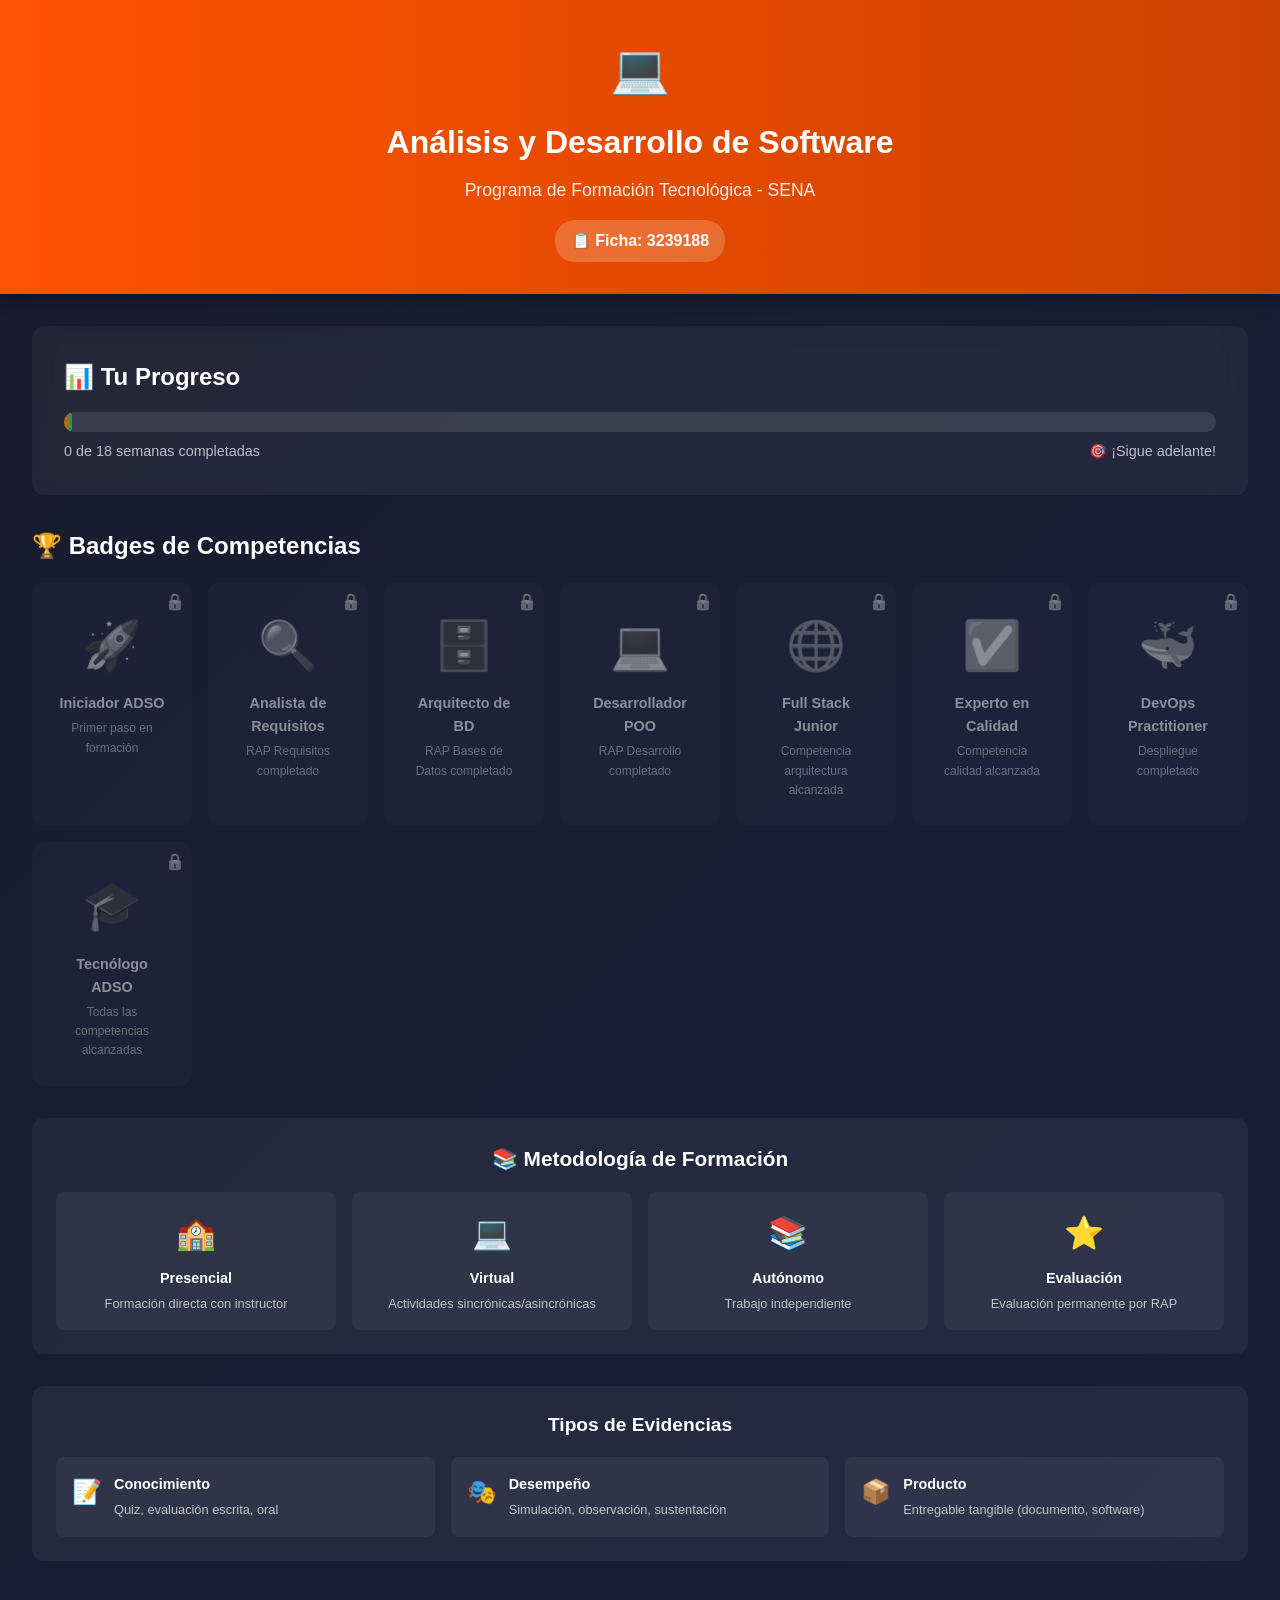
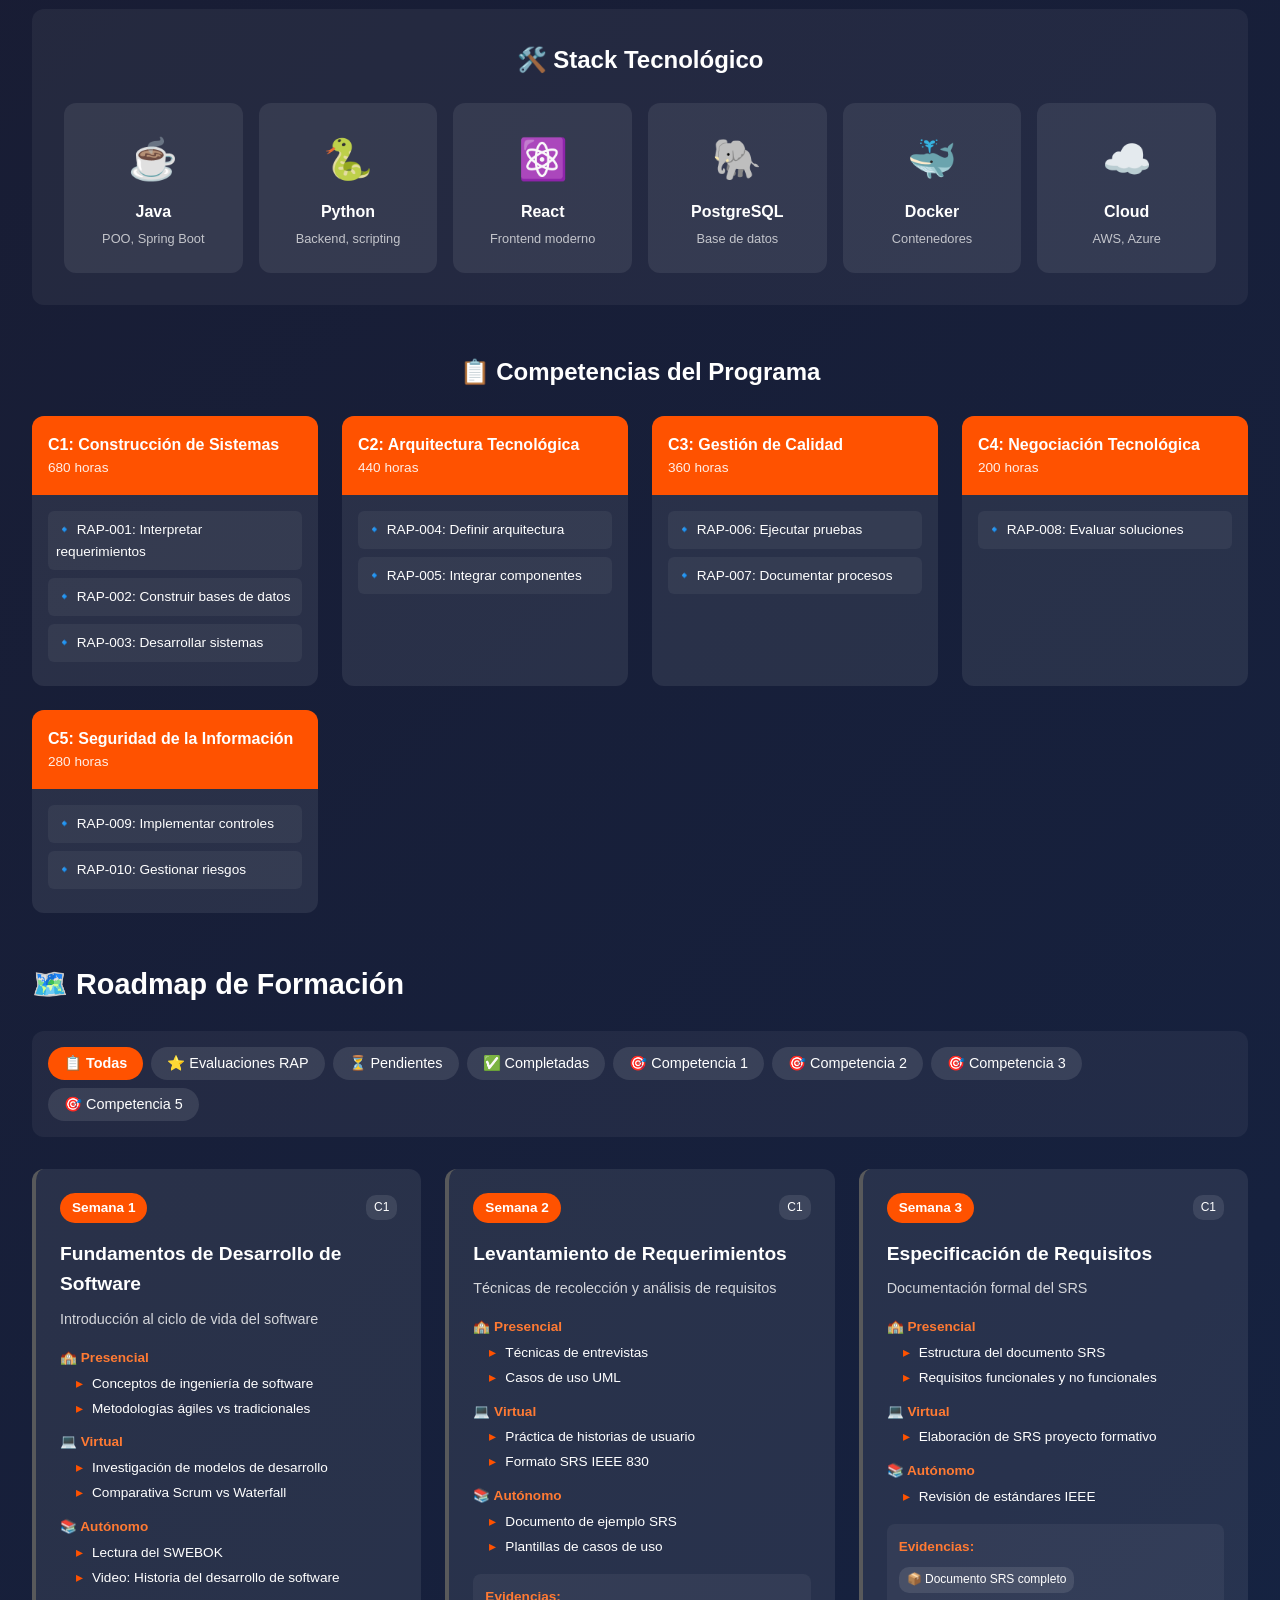
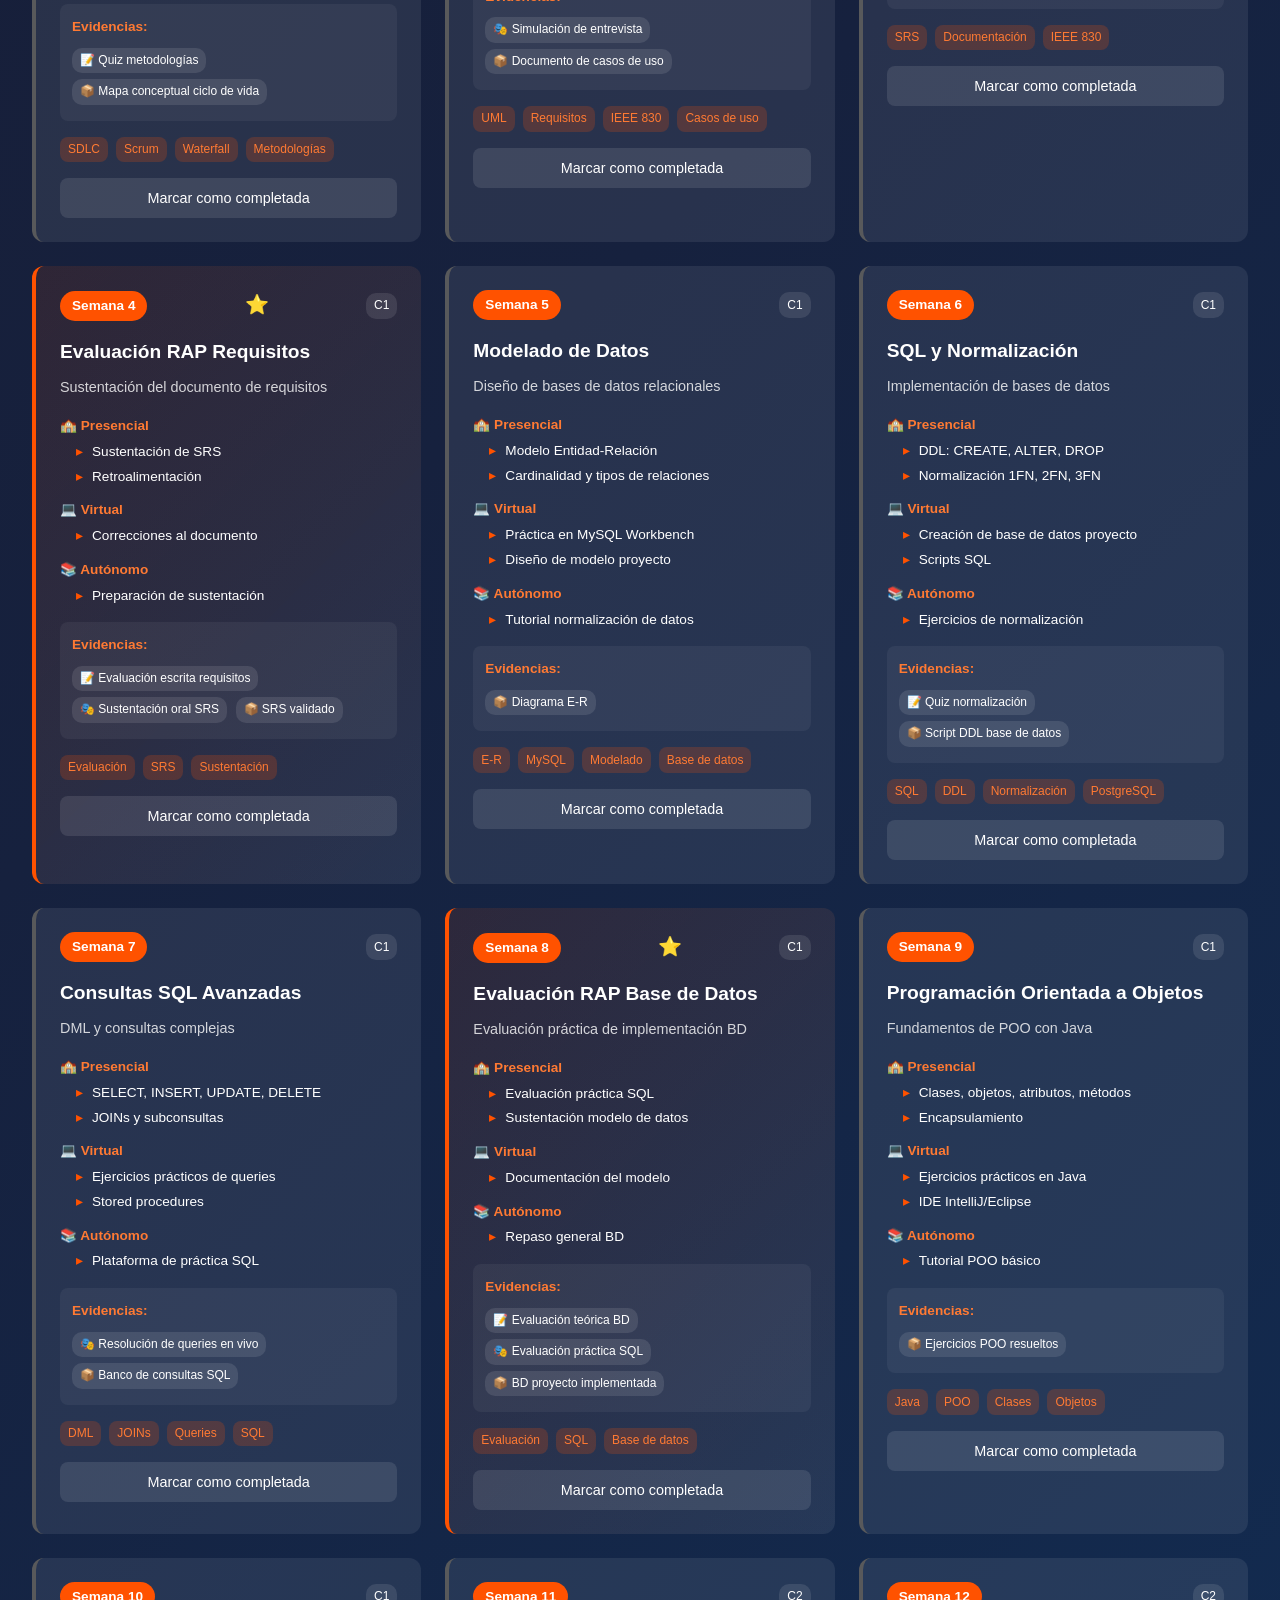
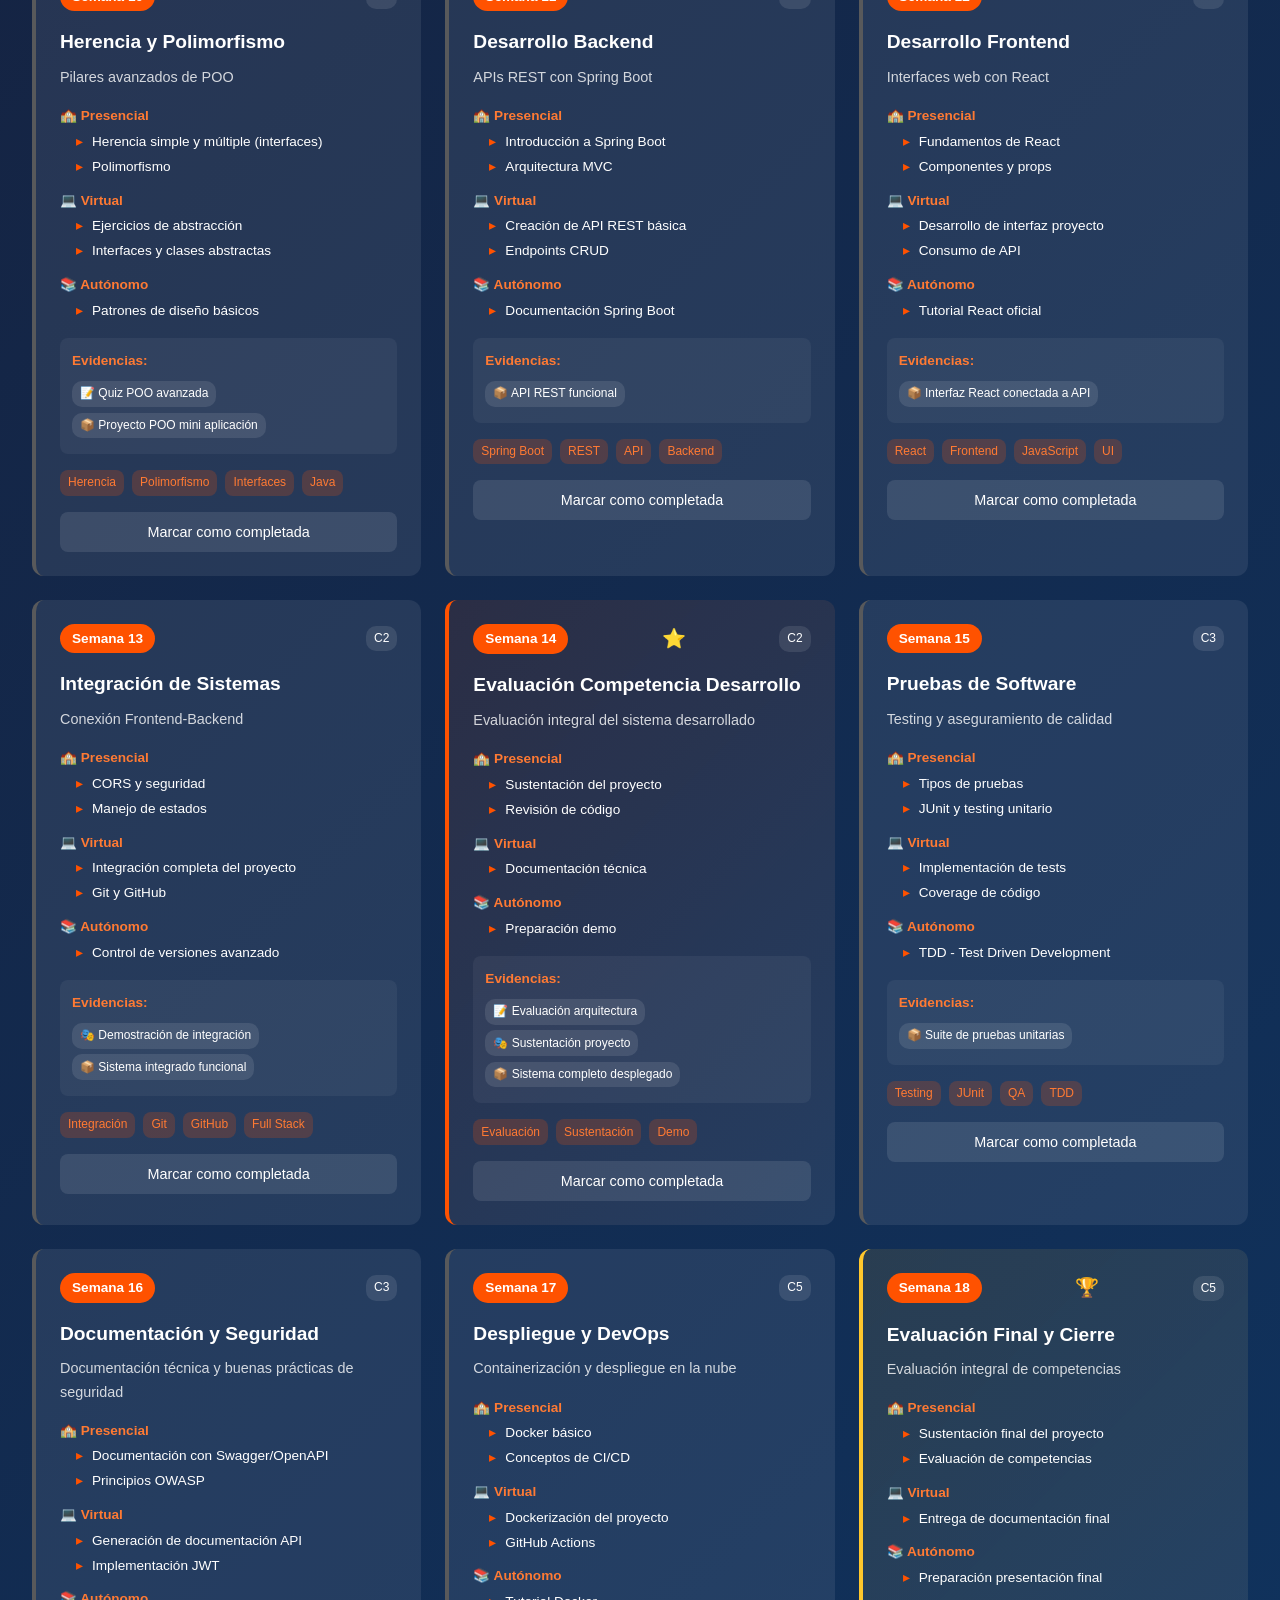
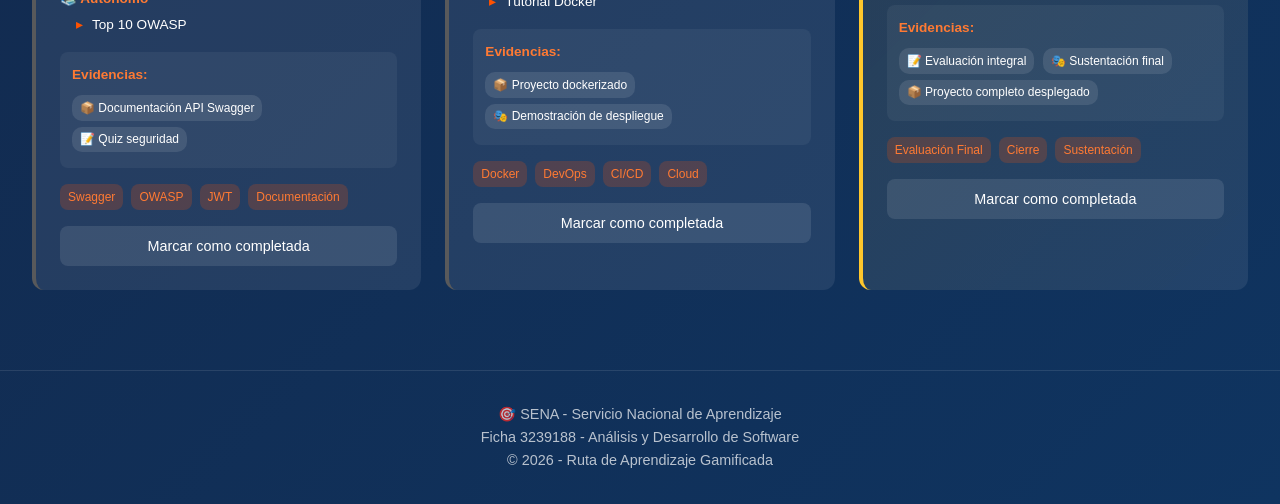
<file: 00-planning/index.html>
<!DOCTYPE html>
<html lang="es">
<head>
    <meta charset="UTF-8">
    <meta name="viewport" content="width=device-width, initial-scale=1.0">
    <title>ADSO 3239188 - Ruta de Aprendizaje | SENA</title>
    <link rel="stylesheet" href="css/styles.css">
    <link rel="icon" href="data:image/svg+xml,<svg xmlns='http://www.w3.org/2000/svg' viewBox='0 0 100 100'><text y='.9em' font-size='90'>🎯</text></svg>">
</head>
<body>
    <!-- HEADER -->
    <header class="header">
        <div class="header__logo">💻</div>
        <h1 class="header__title">Análisis y Desarrollo de Software</h1>
        <p class="header__subtitle">Programa de Formación Tecnológica - SENA</p>
        <span class="header__ficha">📋 Ficha: 3239188</span>
    </header>

    <div class="container">
        <!-- PROGRESS SECTION -->
        <section class="progress-section">
            <h2 class="progress-section__title">📊 Tu Progreso</h2>
            <div class="progress-bar">
                <div class="progress-bar__fill" id="progressFill">0%</div>
            </div>
            <div class="progress-stats">
                <span><span id="completedCount">0</span> de <span id="totalCount">18</span> semanas completadas</span>
                <span>🎯 ¡Sigue adelante!</span>
            </div>
        </section>

        <!-- BADGES SECTION -->
        <section class="badges-section">
            <h2 class="badges-section__title">🏆 Badges de Competencias</h2>
            <div class="badges-grid" id="badgesGrid">
                <!-- Badges se renderizan dinámicamente -->
            </div>
        </section>

        <!-- METHODOLOGY SECTION -->
        <section class="methodology-section">
            <h2 class="methodology-section__title">📚 Metodología de Formación</h2>
            <div class="methodology-grid">
                <div class="methodology-item">
                    <div class="methodology-item__icon">🏫</div>
                    <h4>Presencial</h4>
                    <p>Formación directa con instructor</p>
                </div>
                <div class="methodology-item">
                    <div class="methodology-item__icon">💻</div>
                    <h4>Virtual</h4>
                    <p>Actividades sincrónicas/asincrónicas</p>
                </div>
                <div class="methodology-item">
                    <div class="methodology-item__icon">📚</div>
                    <h4>Autónomo</h4>
                    <p>Trabajo independiente</p>
                </div>
                <div class="methodology-item">
                    <div class="methodology-item__icon">⭐</div>
                    <h4>Evaluación</h4>
                    <p>Evaluación permanente por RAP</p>
                </div>
            </div>
        </section>

        <!-- EVIDENCIAS LEGEND -->
        <section class="evidencias-legend">
            <h3>Tipos de Evidencias</h3>
            <div class="legend-grid">
                <div class="legend-item">
                    <span class="legend-item__icon">📝</span>
                    <div class="legend-item__text">
                        <h4>Conocimiento</h4>
                        <p>Quiz, evaluación escrita, oral</p>
                    </div>
                </div>
                <div class="legend-item">
                    <span class="legend-item__icon">🎭</span>
                    <div class="legend-item__text">
                        <h4>Desempeño</h4>
                        <p>Simulación, observación, sustentación</p>
                    </div>
                </div>
                <div class="legend-item">
                    <span class="legend-item__icon">📦</span>
                    <div class="legend-item__text">
                        <h4>Producto</h4>
                        <p>Entregable tangible (documento, software)</p>
                    </div>
                </div>
            </div>
        </section>

        <!-- TECH SECTION -->
        <section class="tech-section">
            <h2 class="tech-section__title">🛠️ Stack Tecnológico</h2>
            <div class="tech-grid">
                <div class="tech-card">
                    <span>☕</span>
                    <h4>Java</h4>
                    <p>POO, Spring Boot</p>
                </div>
                <div class="tech-card">
                    <span>🐍</span>
                    <h4>Python</h4>
                    <p>Backend, scripting</p>
                </div>
                <div class="tech-card">
                    <span>⚛️</span>
                    <h4>React</h4>
                    <p>Frontend moderno</p>
                </div>
                <div class="tech-card">
                    <span>🐘</span>
                    <h4>PostgreSQL</h4>
                    <p>Base de datos</p>
                </div>
                <div class="tech-card">
                    <span>🐳</span>
                    <h4>Docker</h4>
                    <p>Contenedores</p>
                </div>
                <div class="tech-card">
                    <span>☁️</span>
                    <h4>Cloud</h4>
                    <p>AWS, Azure</p>
                </div>
            </div>
        </section>

        <!-- EVALUATION SECTION -->
        <section class="eval-section">
            <h2 class="eval-section__title">📋 Competencias del Programa</h2>
            <div class="eval-grid">
                <div class="eval-card">
                    <div class="eval-card__header">
                        <h3>C1: Construcción de Sistemas</h3>
                        <p>680 horas</p>
                    </div>
                    <div class="eval-card__body">
                        <div class="eval-card__rap">🔹 RAP-001: Interpretar requerimientos</div>
                        <div class="eval-card__rap">🔹 RAP-002: Construir bases de datos</div>
                        <div class="eval-card__rap">🔹 RAP-003: Desarrollar sistemas</div>
                    </div>
                </div>
                <div class="eval-card">
                    <div class="eval-card__header">
                        <h3>C2: Arquitectura Tecnológica</h3>
                        <p>440 horas</p>
                    </div>
                    <div class="eval-card__body">
                        <div class="eval-card__rap">🔹 RAP-004: Definir arquitectura</div>
                        <div class="eval-card__rap">🔹 RAP-005: Integrar componentes</div>
                    </div>
                </div>
                <div class="eval-card">
                    <div class="eval-card__header">
                        <h3>C3: Gestión de Calidad</h3>
                        <p>360 horas</p>
                    </div>
                    <div class="eval-card__body">
                        <div class="eval-card__rap">🔹 RAP-006: Ejecutar pruebas</div>
                        <div class="eval-card__rap">🔹 RAP-007: Documentar procesos</div>
                    </div>
                </div>
                <div class="eval-card">
                    <div class="eval-card__header">
                        <h3>C4: Negociación Tecnológica</h3>
                        <p>200 horas</p>
                    </div>
                    <div class="eval-card__body">
                        <div class="eval-card__rap">🔹 RAP-008: Evaluar soluciones</div>
                    </div>
                </div>
                <div class="eval-card">
                    <div class="eval-card__header">
                        <h3>C5: Seguridad de la Información</h3>
                        <p>280 horas</p>
                    </div>
                    <div class="eval-card__body">
                        <div class="eval-card__rap">🔹 RAP-009: Implementar controles</div>
                        <div class="eval-card__rap">🔹 RAP-010: Gestionar riesgos</div>
                    </div>
                </div>
            </div>
        </section>

        <!-- FILTERS -->
        <section class="roadmap">
            <h2 class="roadmap__title">🗺️ Roadmap de Formación</h2>
            
            <div class="filters">
                <button class="filter-btn active" data-filter="all">📋 Todas</button>
                <button class="filter-btn" data-filter="evaluacion">⭐ Evaluaciones RAP</button>
                <button class="filter-btn" data-filter="pending">⏳ Pendientes</button>
                <button class="filter-btn" data-filter="completed">✅ Completadas</button>
                <button class="filter-btn" data-filter="competencia-1">🎯 Competencia 1</button>
                <button class="filter-btn" data-filter="competencia-2">🎯 Competencia 2</button>
                <button class="filter-btn" data-filter="competencia-3">🎯 Competencia 3</button>
                <button class="filter-btn" data-filter="competencia-5">🎯 Competencia 5</button>
            </div>

            <!-- ROADMAP GRID -->
            <div class="roadmap__grid" id="roadmapGrid">
                <!-- Las semanas se renderizan dinámicamente -->
            </div>
        </section>
    </div>

    <!-- FOOTER -->
    <footer class="footer">
        <p>🎯 SENA - Servicio Nacional de Aprendizaje</p>
        <p>Ficha 3239188 - Análisis y Desarrollo de Software</p>
        <p>© 2026 - Ruta de Aprendizaje Gamificada</p>
    </footer>

    <script src="js/app.js"></script>
</body>
</html>
</file>
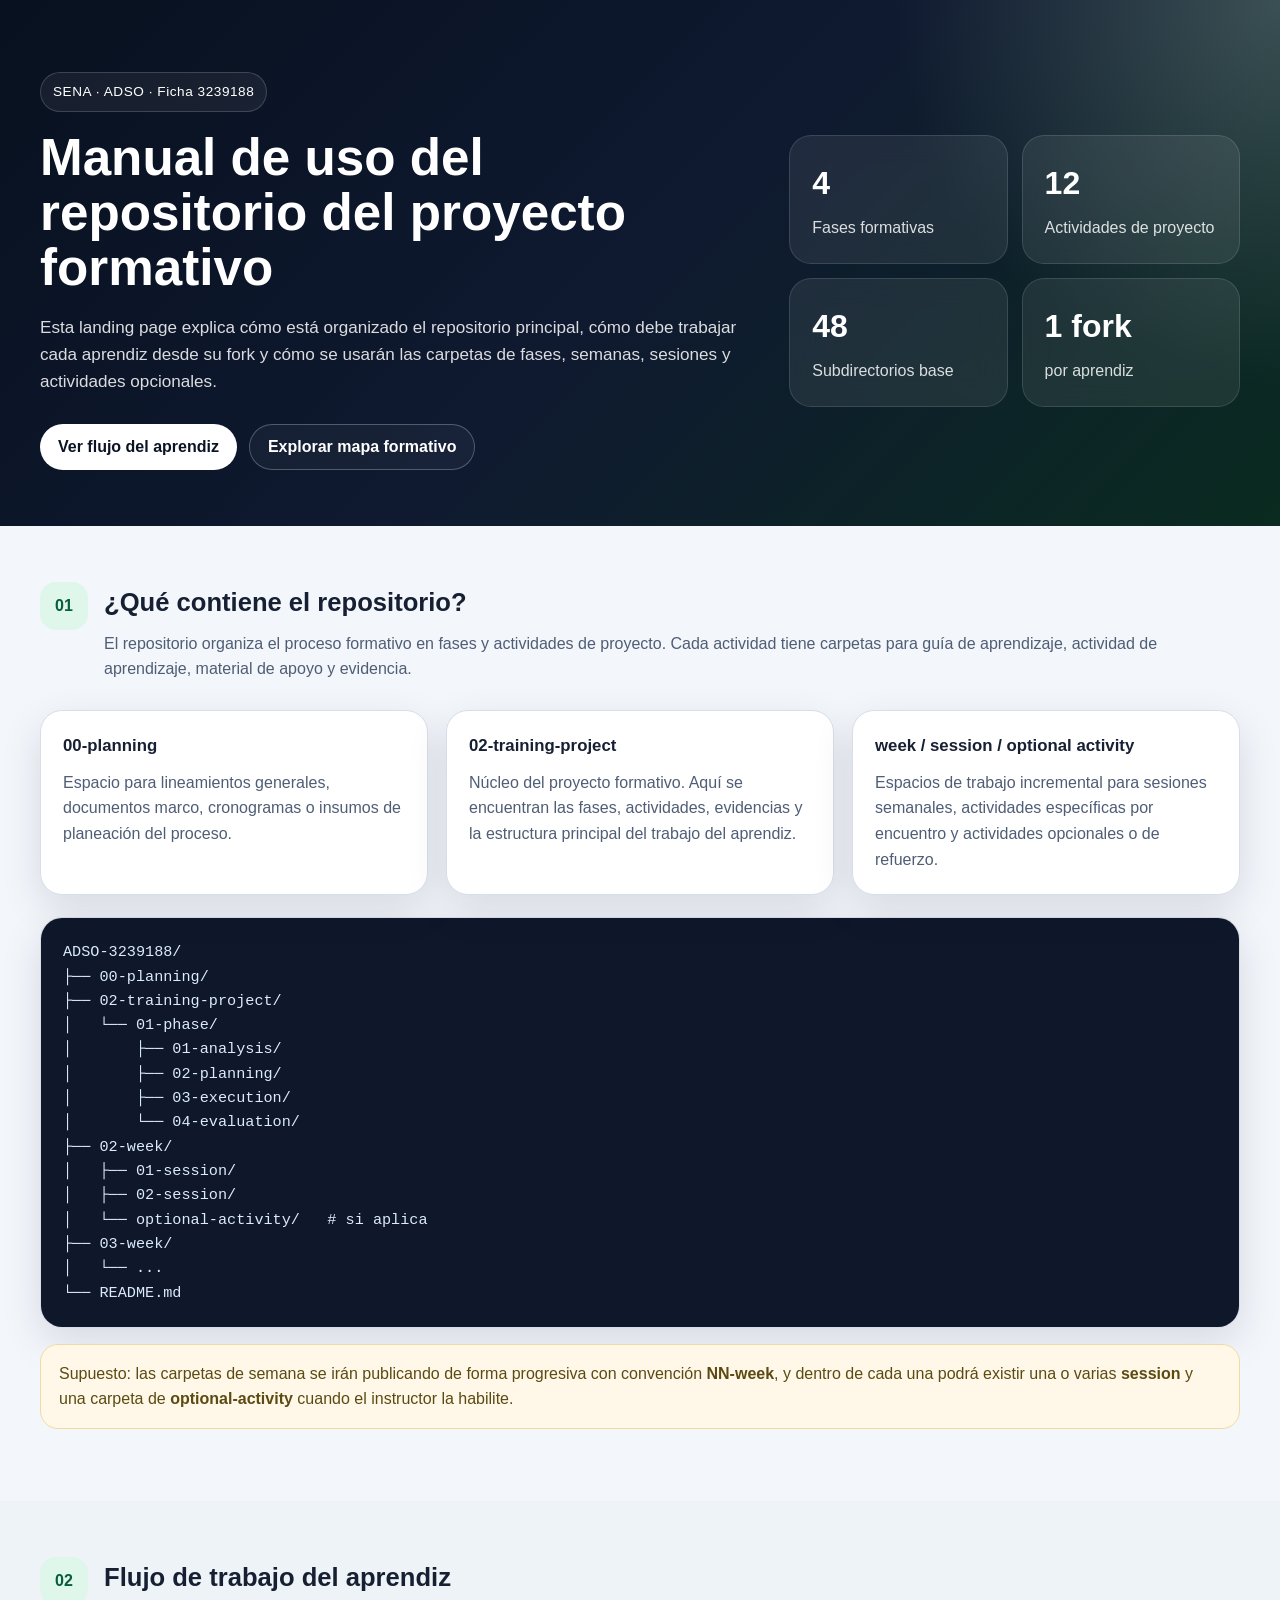
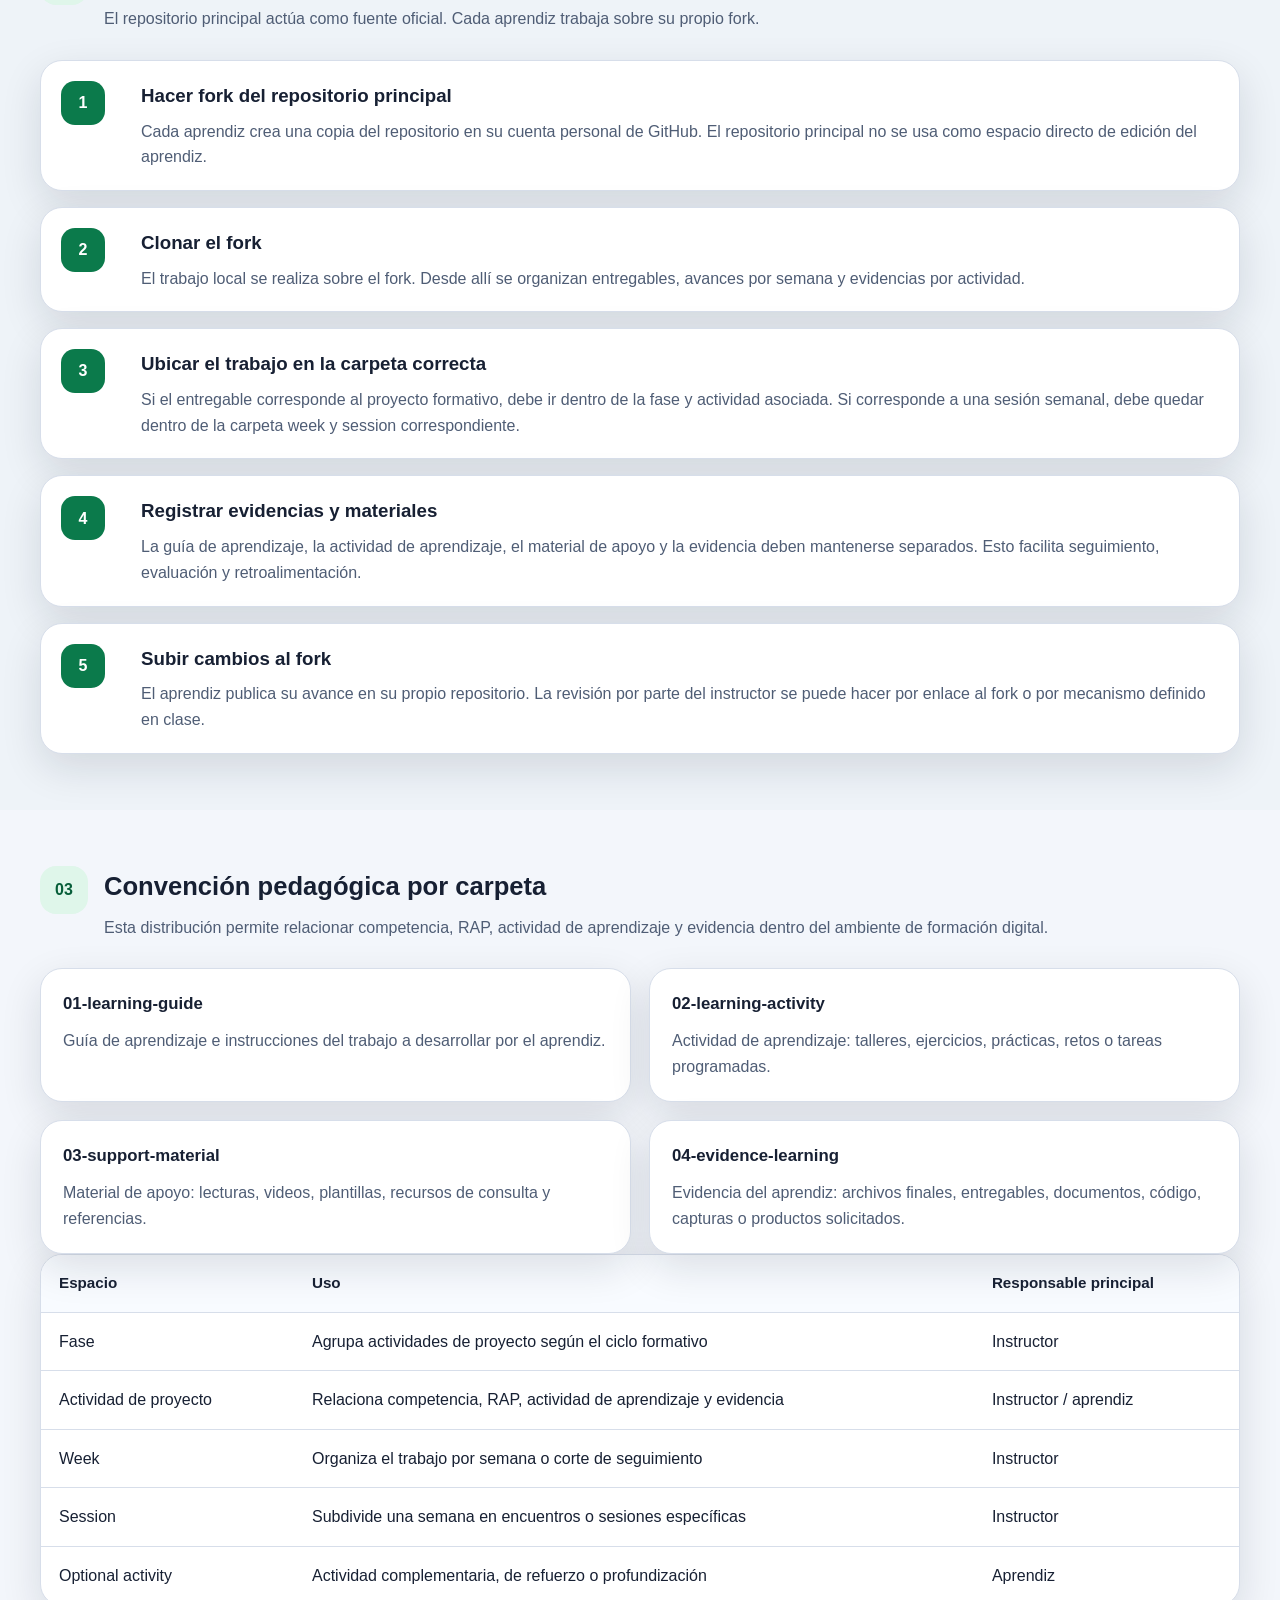
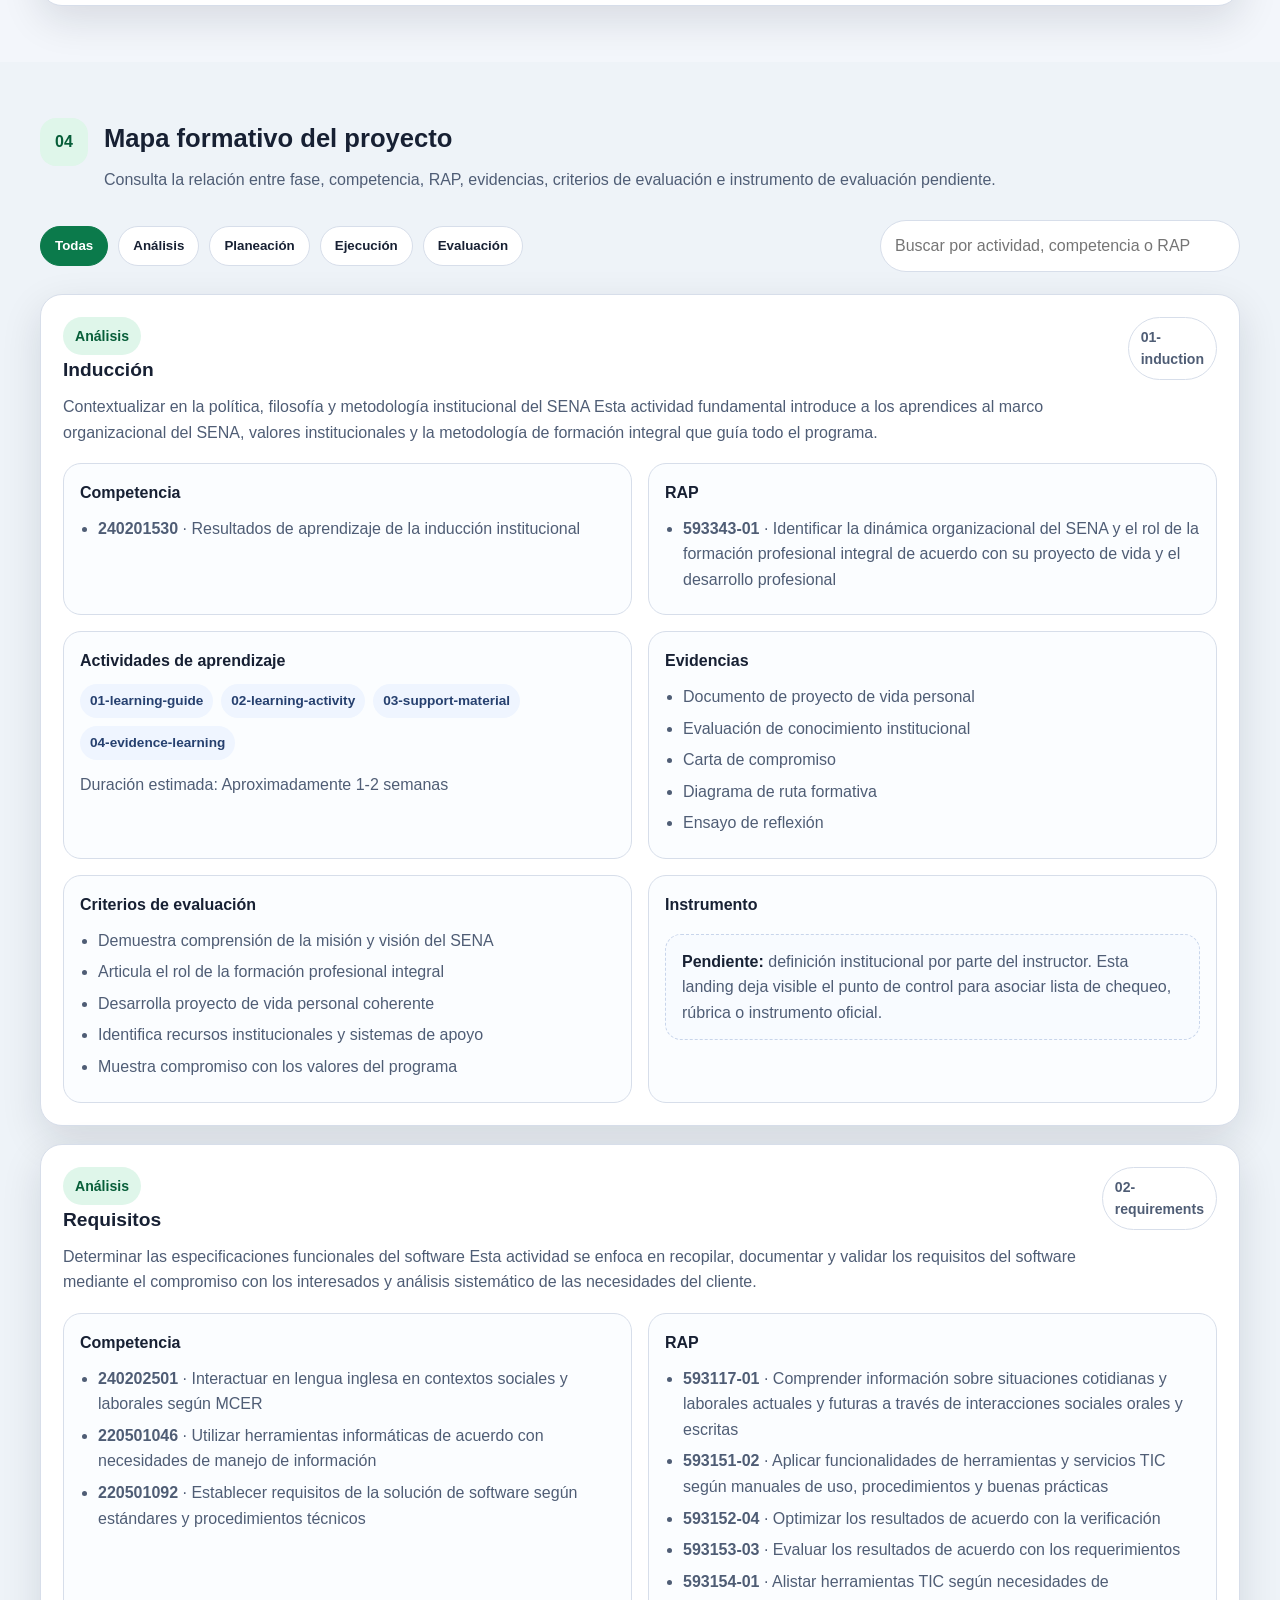
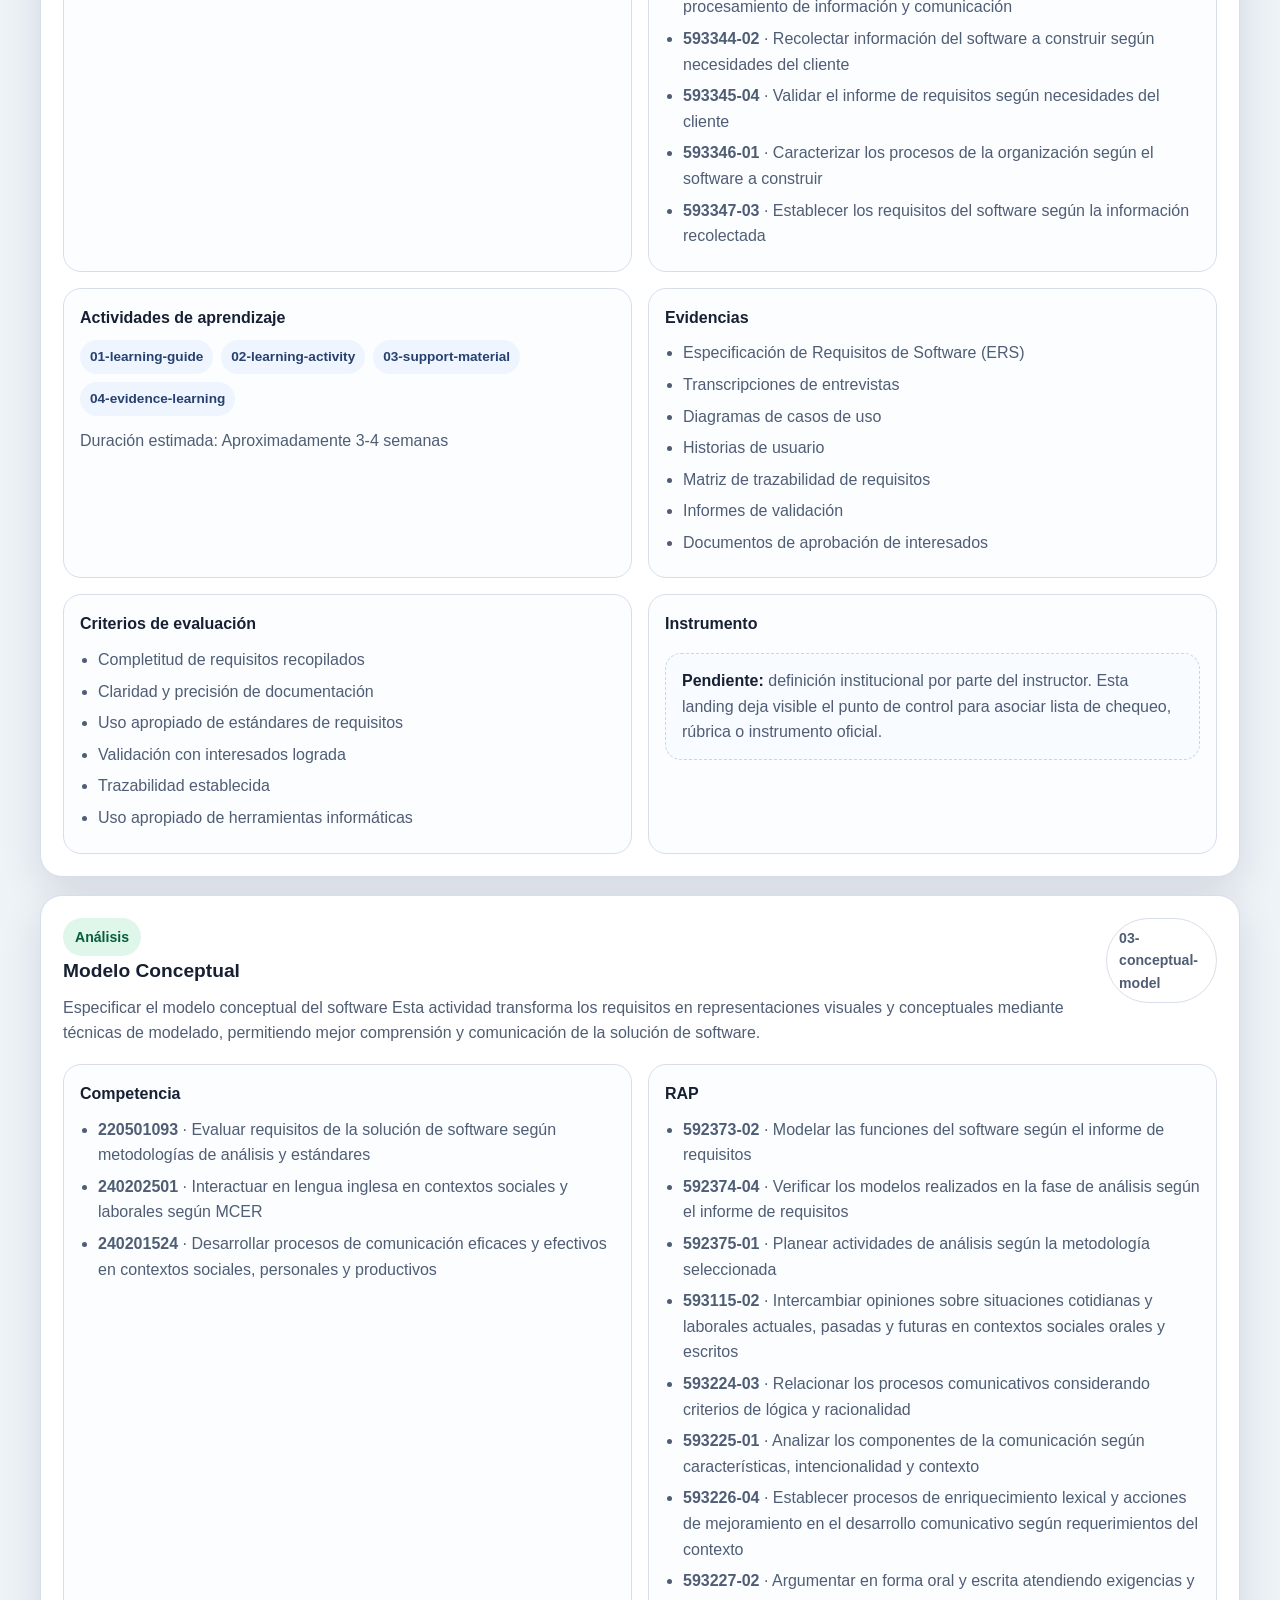
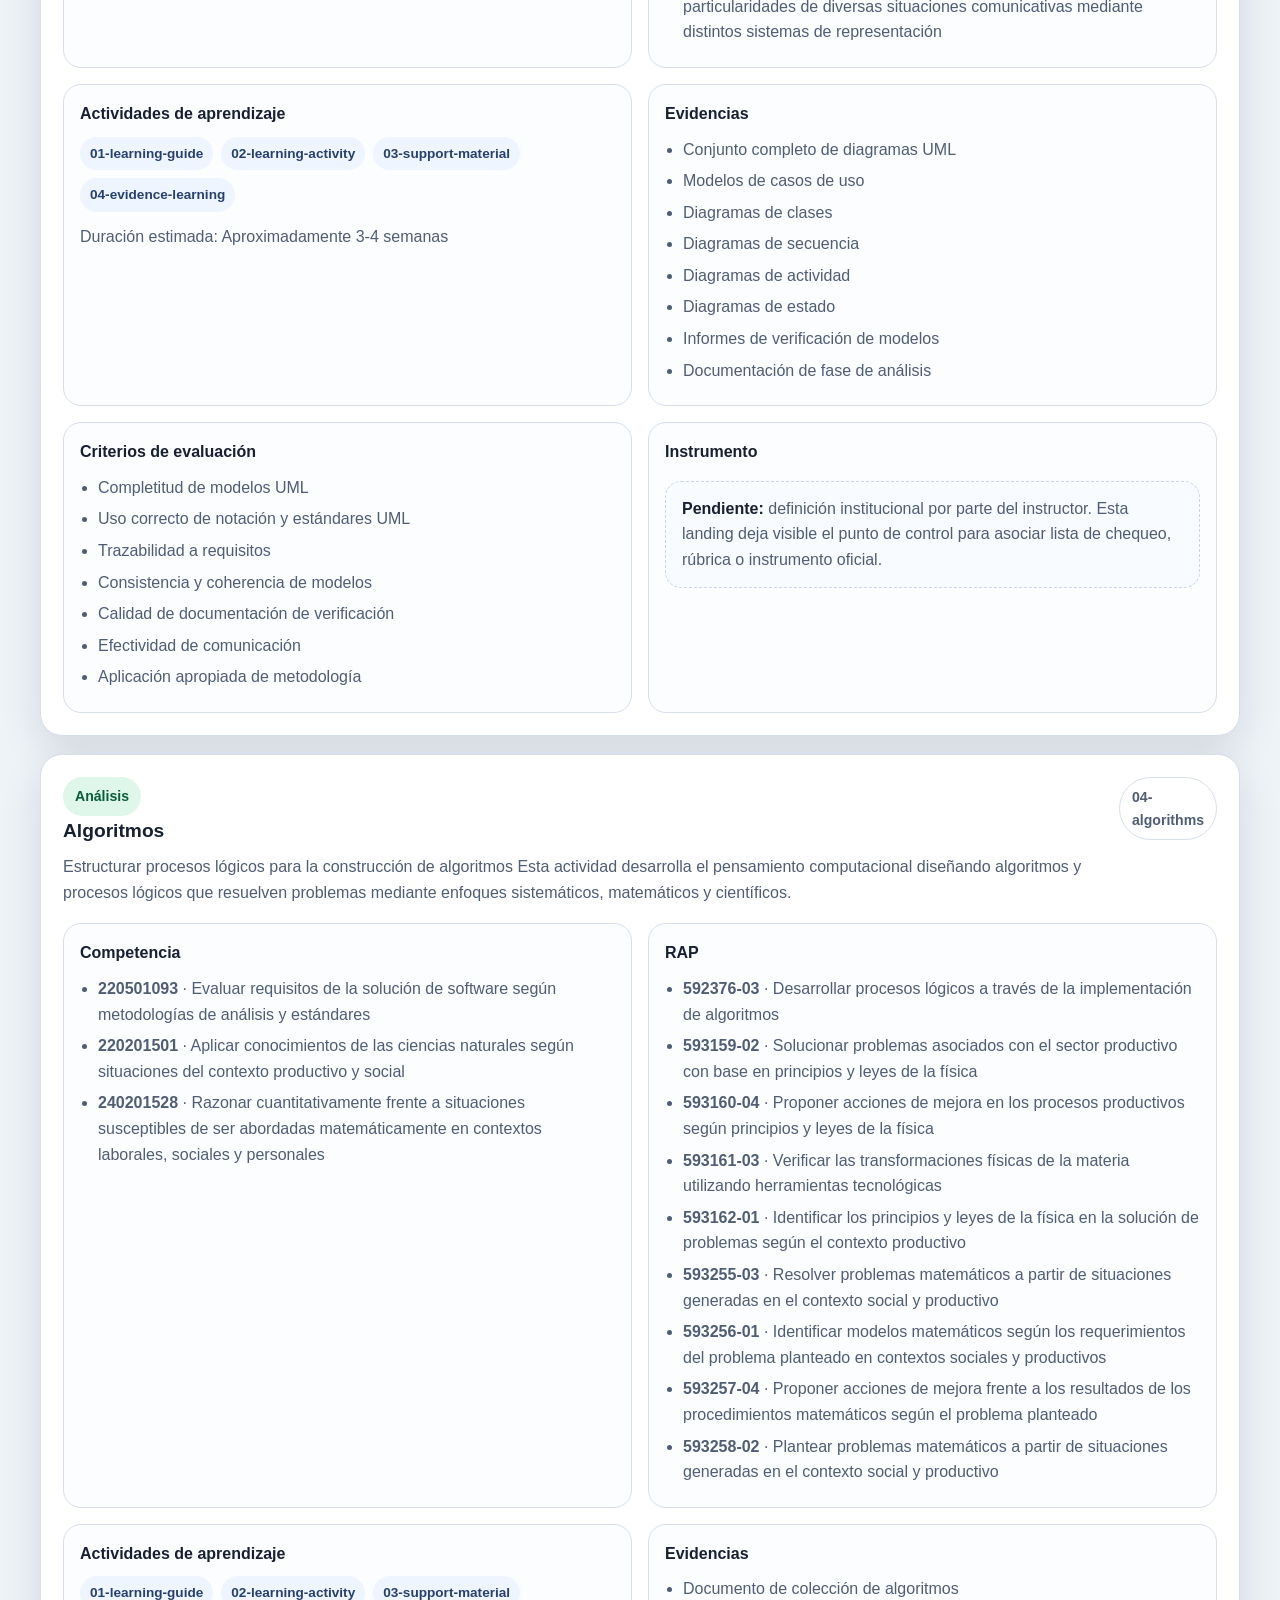
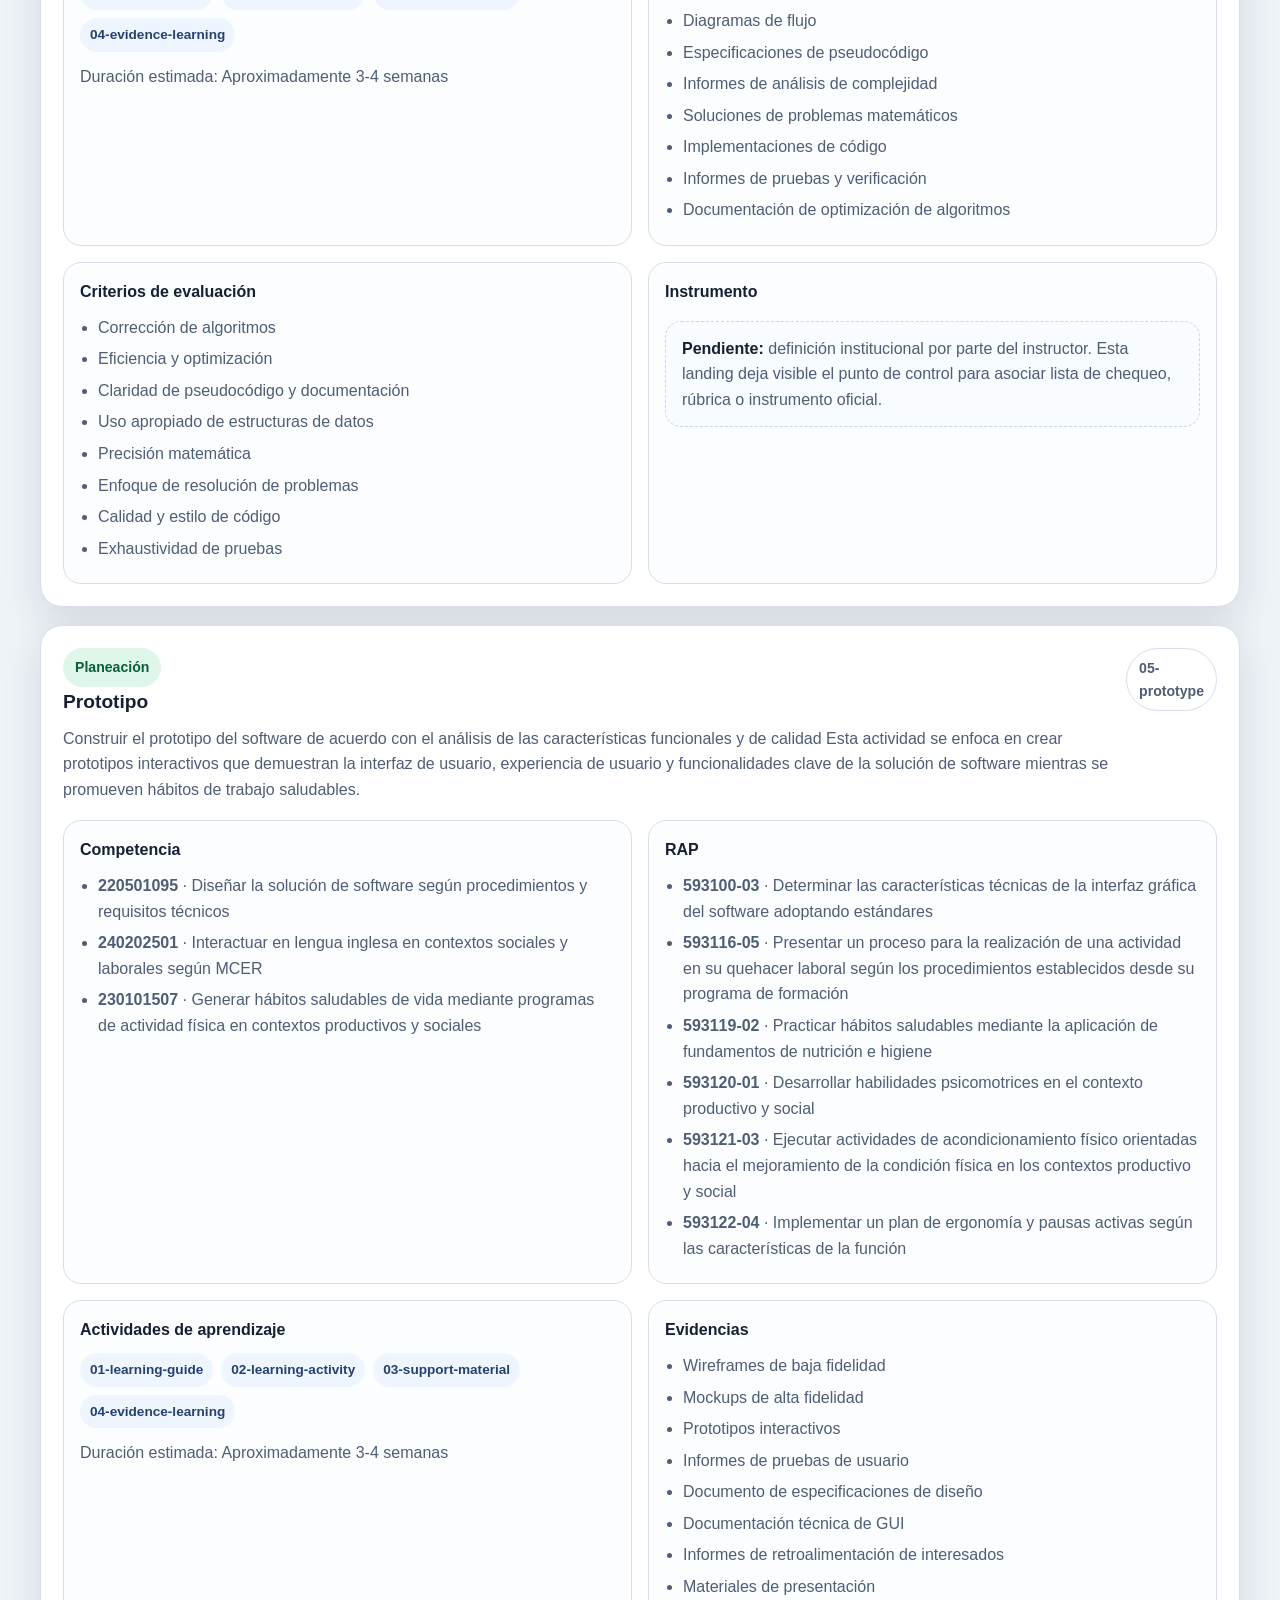
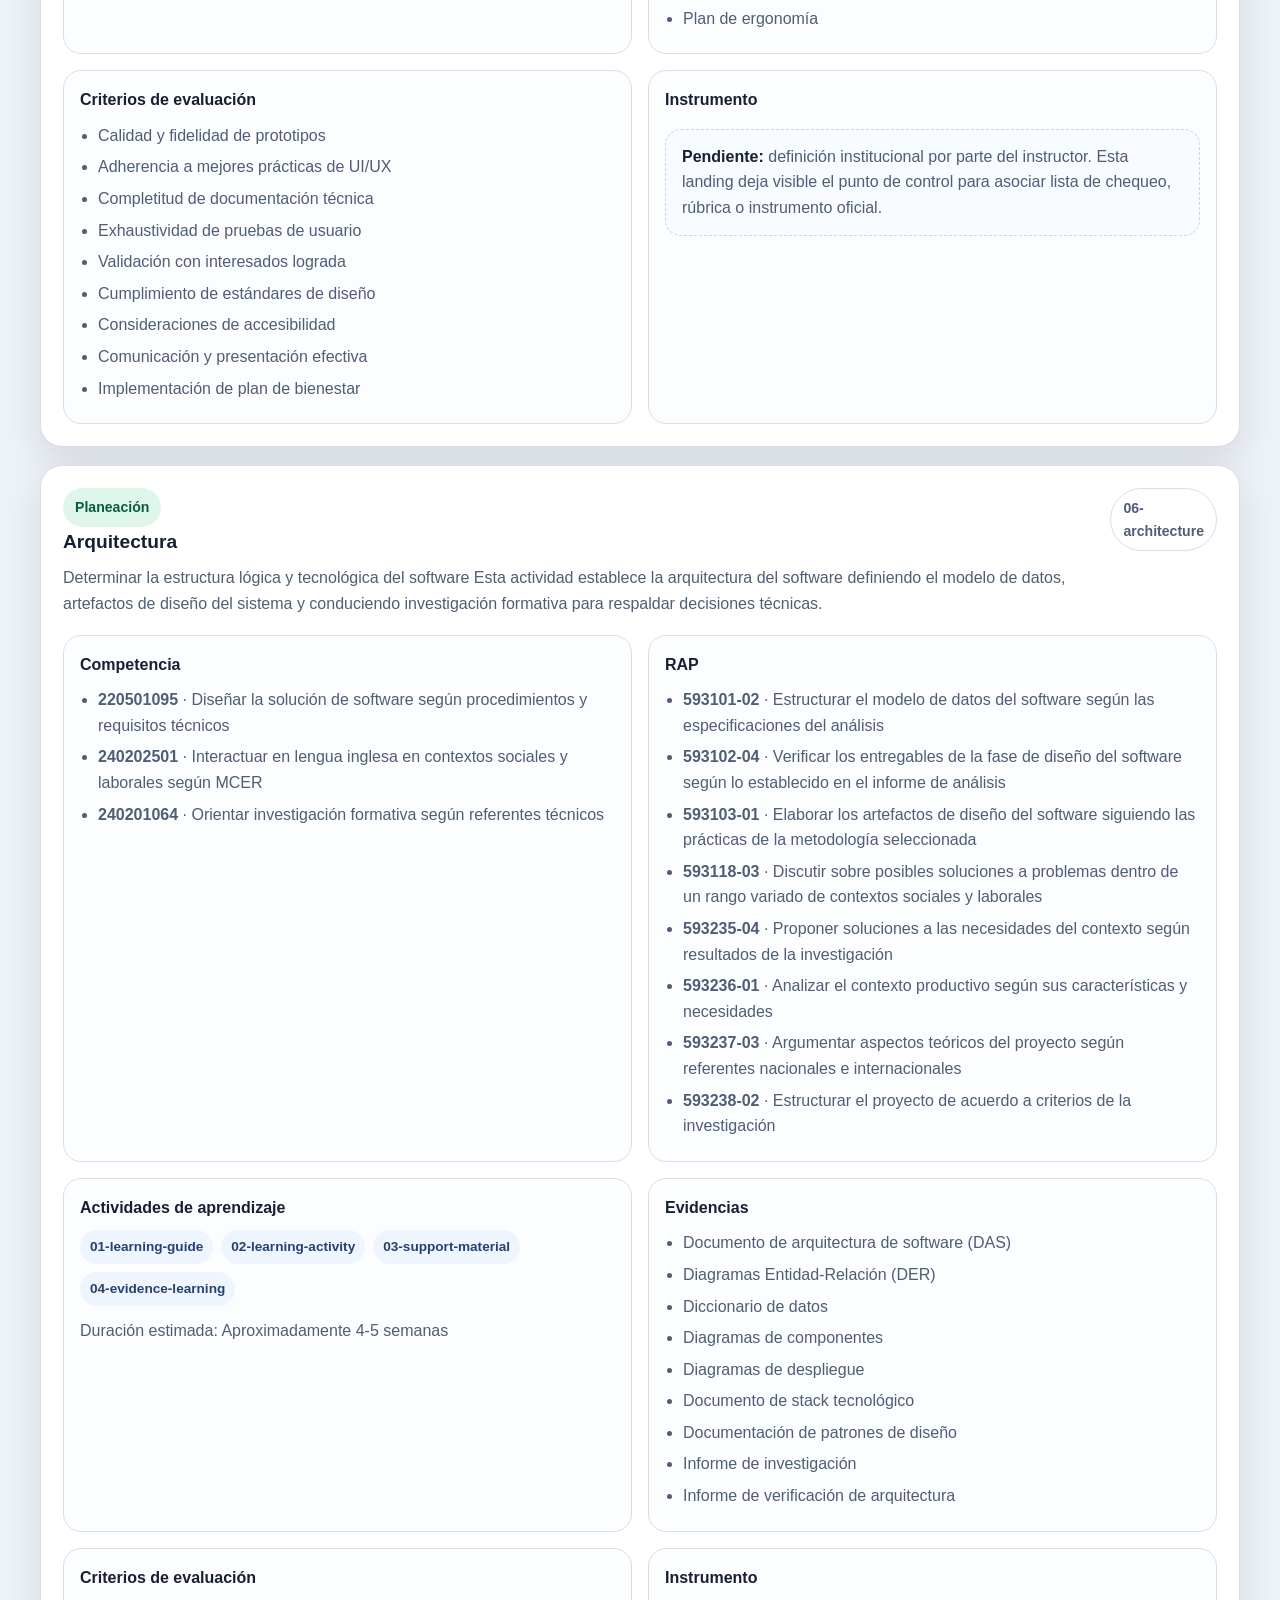
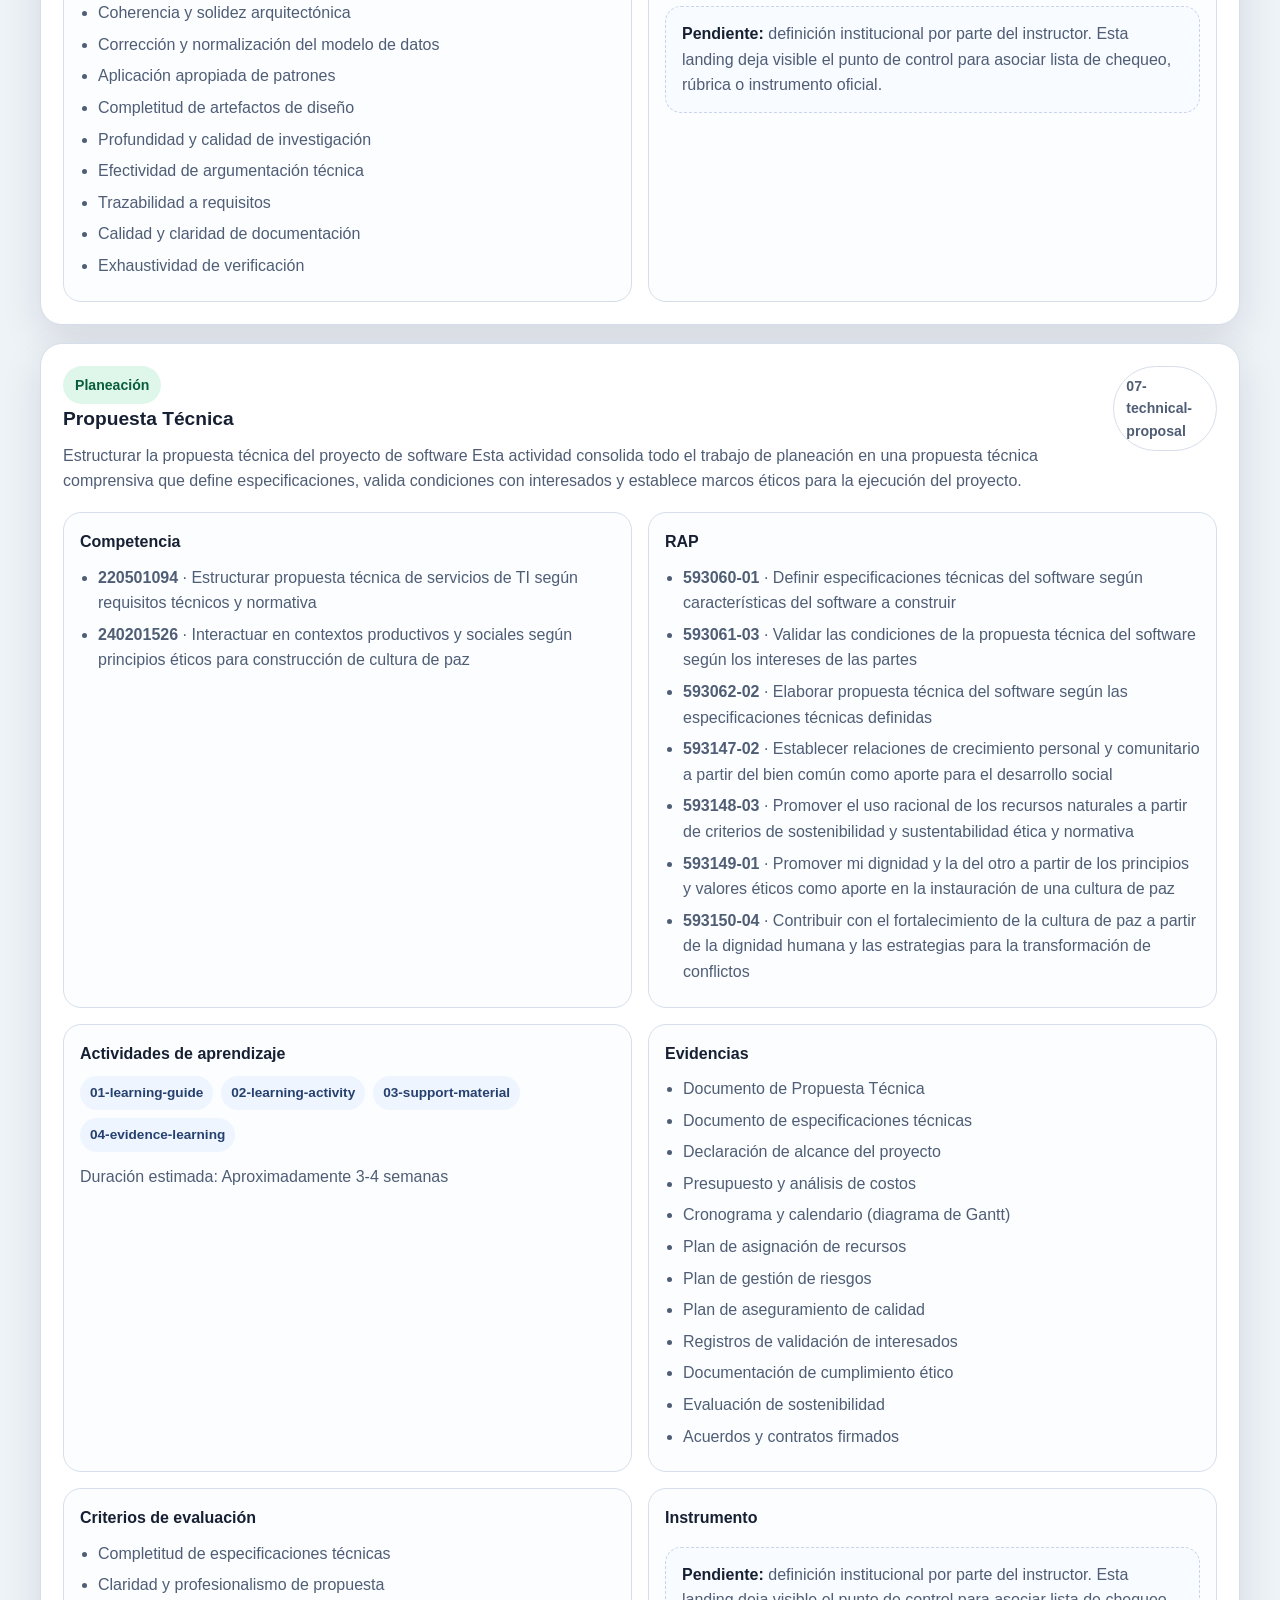
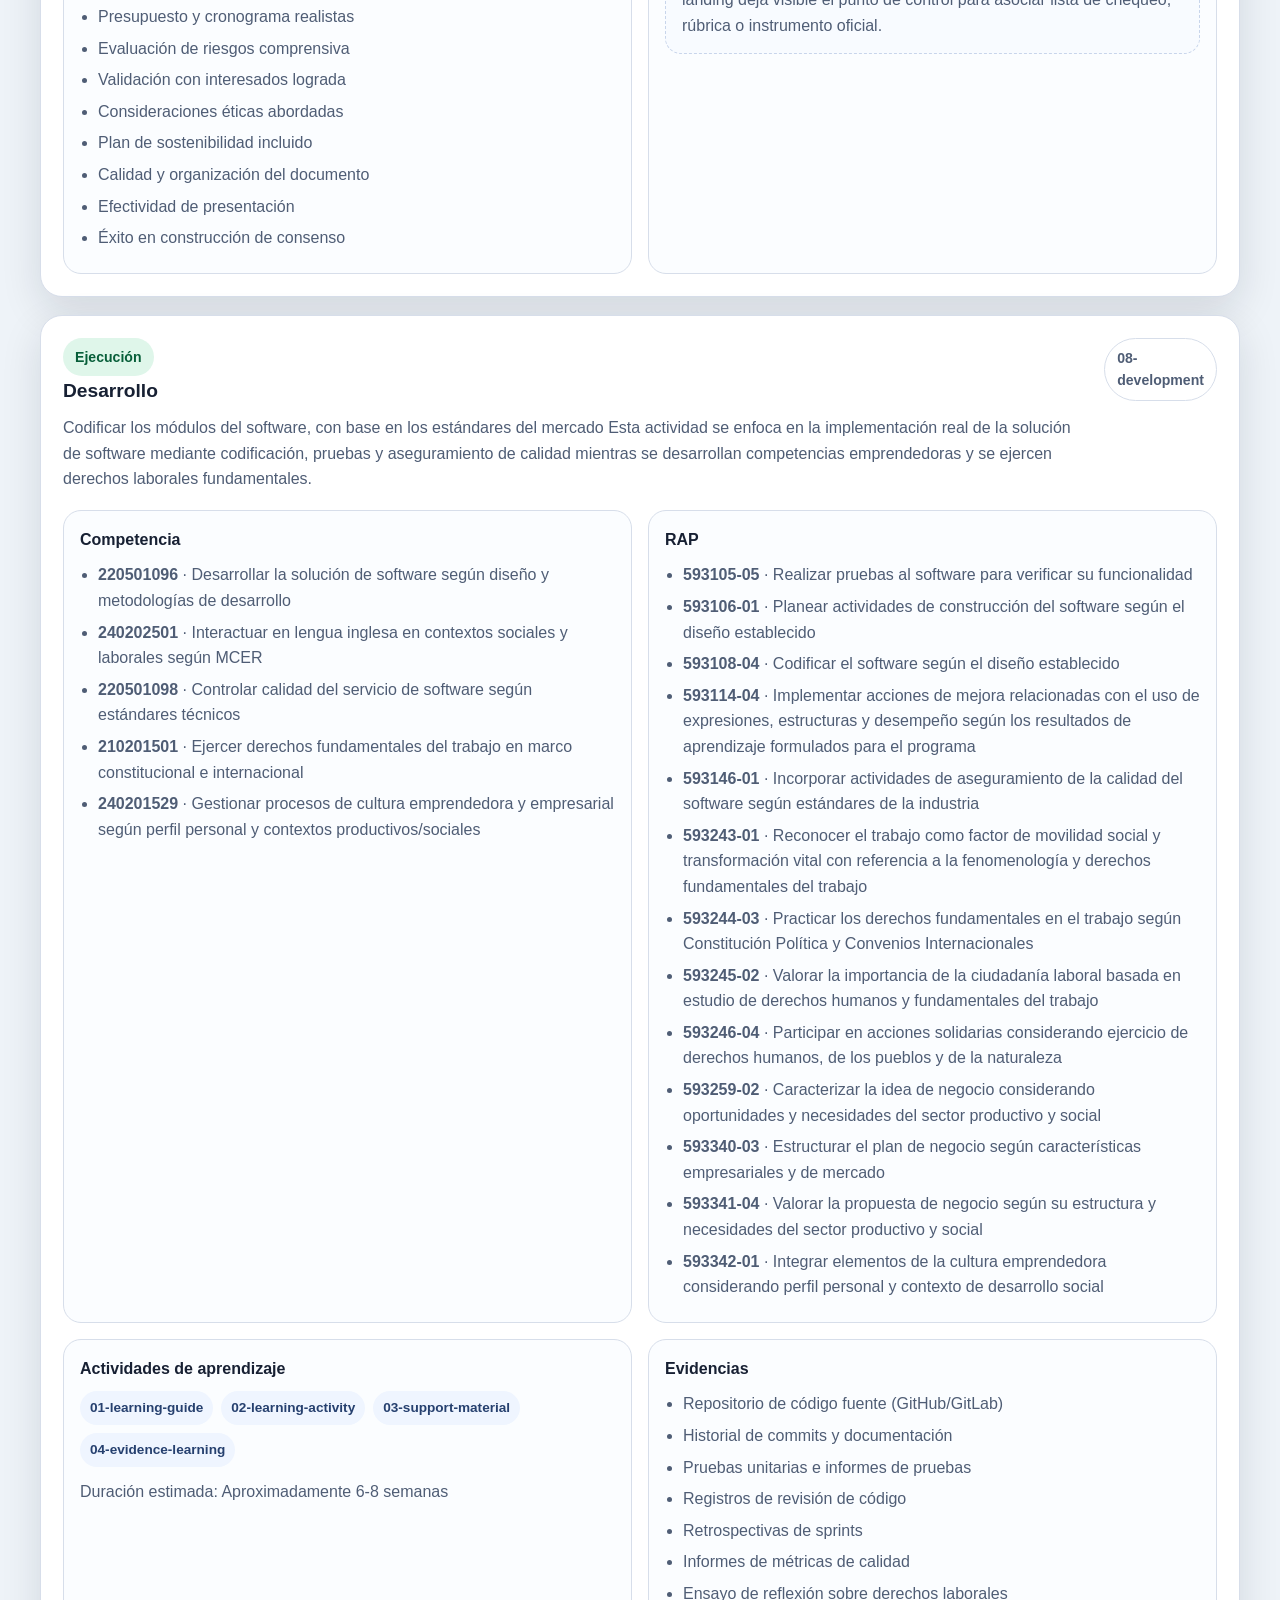
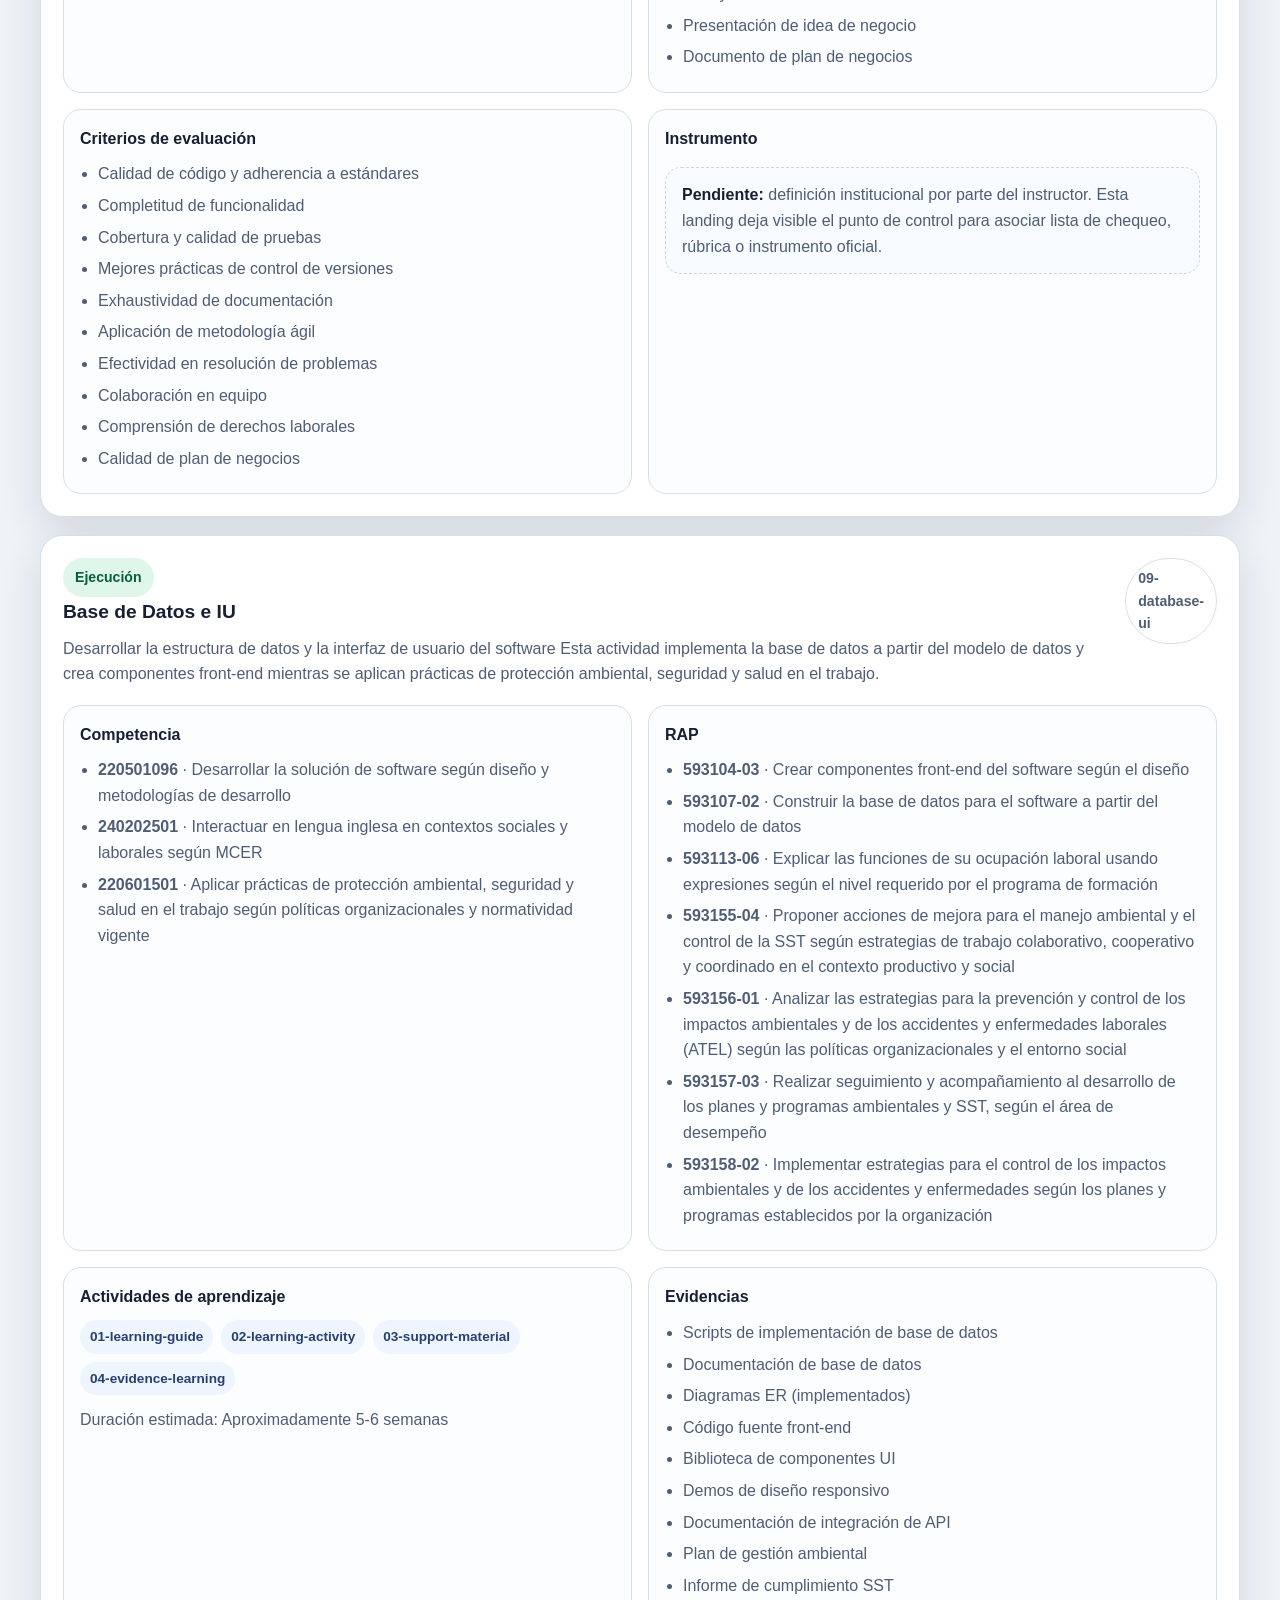
<file: 01-landing-manual-adso/index.html>
<!DOCTYPE html>
<html lang="es">
<head>
  <meta charset="UTF-8">
  <meta name="viewport" content="width=device-width, initial-scale=1.0">
  <title>Manual del Repositorio ADSO 3239188</title>
  <meta name="description" content="Landing page tipo manual para orientar a los aprendices sobre la estructura del repositorio ADSO 3239188, el flujo de fork y la organización por fases, week, session y optional activity.">
  <link rel="stylesheet" href="styles.css">
</head>
<body>
  <header class="hero">
    <div class="container hero-grid">
      <div class="hero-copy">
        <span class="eyebrow">SENA · ADSO · Ficha 3239188</span>
        <h1>Manual de uso del repositorio del proyecto formativo</h1>
        <p class="lead">
          Esta landing page explica cómo está organizado el repositorio principal, cómo debe trabajar cada aprendiz desde su fork y cómo se usarán las carpetas de fases, semanas, sesiones y actividades opcionales.
        </p>
        <div class="hero-actions">
          <a href="#flujo" class="btn btn-primary">Ver flujo del aprendiz</a>
          <a href="#mapa-formativo" class="btn btn-secondary">Explorar mapa formativo</a>
        </div>
      </div>
      <aside class="hero-panel">
        <div class="metric-card">
          <strong>4</strong>
          <span>Fases formativas</span>
        </div>
        <div class="metric-card">
          <strong>12</strong>
          <span>Actividades de proyecto</span>
        </div>
        <div class="metric-card">
          <strong>48</strong>
          <span>Subdirectorios base</span>
        </div>
        <div class="metric-card">
          <strong>1 fork</strong>
          <span>por aprendiz</span>
        </div>
      </aside>
    </div>
  </header>

  <main>
    <section class="section">
      <div class="container">
        <div class="section-heading">
          <span class="section-tag">01</span>
          <div>
            <h2>¿Qué contiene el repositorio?</h2>
            <p>El repositorio organiza el proceso formativo en fases y actividades de proyecto. Cada actividad tiene carpetas para guía de aprendizaje, actividad de aprendizaje, material de apoyo y evidencia.</p>
          </div>
        </div>

        <div class="grid grid-3">
          <article class="card">
            <h3>00-planning</h3>
            <p>Espacio para lineamientos generales, documentos marco, cronogramas o insumos de planeación del proceso.</p>
          </article>
          <article class="card">
            <h3>02-training-project</h3>
            <p>Núcleo del proyecto formativo. Aquí se encuentran las fases, actividades, evidencias y la estructura principal del trabajo del aprendiz.</p>
          </article>
          <article class="card">
            <h3>week / session / optional activity</h3>
            <p>Espacios de trabajo incremental para sesiones semanales, actividades específicas por encuentro y actividades opcionales o de refuerzo.</p>
          </article>
        </div>

        <div class="code-card">
<pre><code>ADSO-3239188/
├── 00-planning/
├── 02-training-project/
│   └── 01-phase/
│       ├── 01-analysis/
│       ├── 02-planning/
│       ├── 03-execution/
│       └── 04-evaluation/
├── 02-week/
│   ├── 01-session/
│   ├── 02-session/
│   └── optional-activity/   # si aplica
├── 03-week/
│   └── ...
└── README.md</code></pre>
        </div>

        <p class="note">
          Supuesto: las carpetas de semana se irán publicando de forma progresiva con convención <strong>NN-week</strong>, y dentro de cada una podrá existir una o varias <strong>session</strong> y una carpeta de <strong>optional-activity</strong> cuando el instructor la habilite.
        </p>
      </div>
    </section>

    <section id="flujo" class="section section-alt">
      <div class="container">
        <div class="section-heading">
          <span class="section-tag">02</span>
          <div>
            <h2>Flujo de trabajo del aprendiz</h2>
            <p>El repositorio principal actúa como fuente oficial. Cada aprendiz trabaja sobre su propio fork.</p>
          </div>
        </div>

        <div class="timeline">
          <article class="timeline-item">
            <span class="timeline-step">1</span>
            <div>
              <h3>Hacer fork del repositorio principal</h3>
              <p>Cada aprendiz crea una copia del repositorio en su cuenta personal de GitHub. El repositorio principal no se usa como espacio directo de edición del aprendiz.</p>
            </div>
          </article>
          <article class="timeline-item">
            <span class="timeline-step">2</span>
            <div>
              <h3>Clonar el fork</h3>
              <p>El trabajo local se realiza sobre el fork. Desde allí se organizan entregables, avances por semana y evidencias por actividad.</p>
            </div>
          </article>
          <article class="timeline-item">
            <span class="timeline-step">3</span>
            <div>
              <h3>Ubicar el trabajo en la carpeta correcta</h3>
              <p>Si el entregable corresponde al proyecto formativo, debe ir dentro de la fase y actividad asociada. Si corresponde a una sesión semanal, debe quedar dentro de la carpeta week y session correspondiente.</p>
            </div>
          </article>
          <article class="timeline-item">
            <span class="timeline-step">4</span>
            <div>
              <h3>Registrar evidencias y materiales</h3>
              <p>La guía de aprendizaje, la actividad de aprendizaje, el material de apoyo y la evidencia deben mantenerse separados. Esto facilita seguimiento, evaluación y retroalimentación.</p>
            </div>
          </article>
          <article class="timeline-item">
            <span class="timeline-step">5</span>
            <div>
              <h3>Subir cambios al fork</h3>
              <p>El aprendiz publica su avance en su propio repositorio. La revisión por parte del instructor se puede hacer por enlace al fork o por mecanismo definido en clase.</p>
            </div>
          </article>
        </div>
      </div>
    </section>

    <section class="section">
      <div class="container">
        <div class="section-heading">
          <span class="section-tag">03</span>
          <div>
            <h2>Convención pedagógica por carpeta</h2>
            <p>Esta distribución permite relacionar competencia, RAP, actividad de aprendizaje y evidencia dentro del ambiente de formación digital.</p>
          </div>
        </div>

        <div class="grid grid-2">
          <article class="card">
            <h3>01-learning-guide</h3>
            <p>Guía de aprendizaje e instrucciones del trabajo a desarrollar por el aprendiz.</p>
          </article>
          <article class="card">
            <h3>02-learning-activity</h3>
            <p>Actividad de aprendizaje: talleres, ejercicios, prácticas, retos o tareas programadas.</p>
          </article>
          <article class="card">
            <h3>03-support-material</h3>
            <p>Material de apoyo: lecturas, videos, plantillas, recursos de consulta y referencias.</p>
          </article>
          <article class="card">
            <h3>04-evidence-learning</h3>
            <p>Evidencia del aprendiz: archivos finales, entregables, documentos, código, capturas o productos solicitados.</p>
          </article>
        </div>

        <div class="table-wrap">
          <table>
            <thead>
              <tr>
                <th>Espacio</th>
                <th>Uso</th>
                <th>Responsable principal</th>
              </tr>
            </thead>
            <tbody>
              <tr>
                <td>Fase</td>
                <td>Agrupa actividades de proyecto según el ciclo formativo</td>
                <td>Instructor</td>
              </tr>
              <tr>
                <td>Actividad de proyecto</td>
                <td>Relaciona competencia, RAP, actividad de aprendizaje y evidencia</td>
                <td>Instructor / aprendiz</td>
              </tr>
              <tr>
                <td>Week</td>
                <td>Organiza el trabajo por semana o corte de seguimiento</td>
                <td>Instructor</td>
              </tr>
              <tr>
                <td>Session</td>
                <td>Subdivide una semana en encuentros o sesiones específicas</td>
                <td>Instructor</td>
              </tr>
              <tr>
                <td>Optional activity</td>
                <td>Actividad complementaria, de refuerzo o profundización</td>
                <td>Aprendiz</td>
              </tr>
            </tbody>
          </table>
        </div>
      </div>
    </section>

    <section id="mapa-formativo" class="section section-alt">
      <div class="container">
        <div class="section-heading">
          <span class="section-tag">04</span>
          <div>
            <h2>Mapa formativo del proyecto</h2>
            <p>Consulta la relación entre fase, competencia, RAP, evidencias, criterios de evaluación e instrumento de evaluación pendiente.</p>
          </div>
        </div>

        <div class="toolbar">
          <div class="filter-group">
            <button class="filter-btn active" data-phase="all">Todas</button>
            <button class="filter-btn" data-phase="Análisis">Análisis</button>
            <button class="filter-btn" data-phase="Planeación">Planeación</button>
            <button class="filter-btn" data-phase="Ejecución">Ejecución</button>
            <button class="filter-btn" data-phase="Evaluación">Evaluación</button>
          </div>
          <input id="searchInput" type="search" placeholder="Buscar por actividad, competencia o RAP">
        </div>

        <div id="activityContainer" class="activity-list"></div>
      </div>
    </section>

    <section class="section">
      <div class="container">
        <div class="section-heading">
          <span class="section-tag">05</span>
          <div>
            <h2>Reglas operativas para los aprendices</h2>
            <p>Use estas reglas como lista de chequeo antes de entregar cada evidencia.</p>
          </div>
        </div>

        <div class="grid grid-2">
          <article class="card checklist-card">
            <h3>Lista de chequeo del aprendiz</h3>
            <ul class="checklist">
              <li>Verifiqué que estoy trabajando en mi fork y no en el repositorio principal.</li>
              <li>Ubique mis archivos en la fase, actividad o week correspondiente.</li>
              <li>Separé guía, actividad, material de apoyo y evidencia.</li>
              <li>Nombré mis archivos de forma clara y consistente.</li>
              <li>Subí el avance a GitHub y validé que los archivos abren correctamente.</li>
            </ul>
          </article>

          <article class="card checklist-card">
            <h3>Control del instructor</h3>
            <ul class="checklist">
              <li>Revisar cumplimiento de la estructura del repositorio.</li>
              <li>Confirmar relación entre competencia, RAP y evidencia presentada.</li>
              <li>Aplicar criterios de evaluación según la actividad.</li>
              <li>Definir y publicar el instrumento de evaluación institucional.</li>
              <li>Retroalimentar al aprendiz sobre calidad técnica y organización documental.</li>
            </ul>
          </article>
        </div>
      </div>
    </section>

    <section class="section section-alt">
      <div class="container">
        <div class="section-heading">
          <span class="section-tag">06</span>
          <div>
            <h2>Preguntas frecuentes</h2>
          </div>
        </div>

        <div class="faq-list">
          <details class="faq-item">
            <summary>¿Dónde debo trabajar mis entregables?</summary>
            <p>En su fork. El repositorio principal es la referencia oficial y no el espacio directo de edición del aprendiz.</p>
          </details>
          <details class="faq-item">
            <summary>¿Qué pasa si una actividad corresponde a una semana específica?</summary>
            <p>Puede existir una relación entre la carpeta week y una actividad del proyecto. La ubicación final depende del criterio del instructor para esa sesión.</p>
          </details>
          <details class="faq-item">
            <summary>¿Qué hago si la actividad es opcional?</summary>
            <p>Ubíquela en la carpeta de optional activity de la semana o sesión correspondiente, cuando esa carpeta exista.</p>
          </details>
          <details class="faq-item">
            <summary>¿Dónde van las evidencias?</summary>
            <p>En la carpeta <strong>04-evidence-learning</strong> de la actividad de proyecto correspondiente, o en la estructura semanal si el instructor definió una entrega por sesión.</p>
          </details>
        </div>
      </div>
    </section>
  </main>

  <footer class="footer">
    <div class="container footer-content">
      <p><strong>Manual del Repositorio ADSO 3239188</strong></p>
      <p>Diseñado para orientar a los aprendices en la navegación, organización y entrega de evidencias dentro del ambiente de formación.</p>
    </div>
  </footer>

  <script src="script.js"></script>
</body>
</html>
</file>
<file: 00-planning/css/styles.css>
/* ==============================================
   SENA Landing Page - Ficha ADSO 3239188
   Estilos Gamificados por Competencias
   ============================================== */

/* === VARIABLES CSS === */
:root {
    /* Colores principales SENA */
    --sena-orange: #FF5200;
    --sena-orange-dark: #CC4200;
    --sena-orange-light: #FF7A33;
    
    /* Colores secundarios */
    --sena-gray: #58595B;
    --sena-gray-light: #E5E5E5;
    --sena-white: #FFFFFF;
    
    /* Estados */
    --success: #00A651;
    --warning: #FFC72C;
    --error: #ED1C24;
    --info: #0066CC;
    
    /* Sombras y bordes */
    --shadow-sm: 0 2px 4px rgba(0, 0, 0, 0.1);
    --shadow-md: 0 4px 8px rgba(0, 0, 0, 0.15);
    --shadow-lg: 0 8px 16px rgba(0, 0, 0, 0.2);
    --border-radius: 12px;
    
    /* Tipografía */
    --font-main: 'Segoe UI', Tahoma, Geneva, Verdana, sans-serif;
}

/* === RESET Y BASE === */
* {
    margin: 0;
    padding: 0;
    box-sizing: border-box;
}

body {
    font-family: var(--font-main);
    background: linear-gradient(135deg, #1a1a2e 0%, #16213e 50%, #0f3460 100%);
    min-height: 100vh;
    color: var(--sena-white);
    line-height: 1.6;
}

/* === HEADER === */
.header {
    background: linear-gradient(90deg, var(--sena-orange), var(--sena-orange-dark));
    padding: 2rem;
    text-align: center;
    box-shadow: var(--shadow-lg);
}

.header__logo {
    font-size: 3rem;
    margin-bottom: 0.5rem;
}

.header__title {
    font-size: 2rem;
    font-weight: 700;
    margin-bottom: 0.5rem;
}

.header__subtitle {
    font-size: 1.1rem;
    opacity: 0.9;
}

.header__ficha {
    display: inline-block;
    background: rgba(255, 255, 255, 0.2);
    padding: 0.5rem 1rem;
    border-radius: 20px;
    margin-top: 1rem;
    font-weight: 600;
}

/* === CONTAINER === */
.container {
    max-width: 1400px;
    margin: 0 auto;
    padding: 2rem;
}

/* === PROGRESS SECTION === */
.progress-section {
    background: rgba(255, 255, 255, 0.05);
    border-radius: var(--border-radius);
    padding: 2rem;
    margin-bottom: 2rem;
    backdrop-filter: blur(10px);
}

.progress-section__title {
    font-size: 1.5rem;
    margin-bottom: 1rem;
    display: flex;
    align-items: center;
    gap: 0.5rem;
}

.progress-bar {
    background: rgba(255, 255, 255, 0.1);
    border-radius: 10px;
    height: 20px;
    overflow: hidden;
    margin-bottom: 0.5rem;
}

.progress-bar__fill {
    height: 100%;
    background: linear-gradient(90deg, var(--sena-orange), var(--success));
    border-radius: 10px;
    transition: width 0.5s ease;
    display: flex;
    align-items: center;
    justify-content: flex-end;
    padding-right: 0.5rem;
    font-size: 0.8rem;
    font-weight: 600;
}

.progress-stats {
    display: flex;
    justify-content: space-between;
    font-size: 0.9rem;
    color: rgba(255, 255, 255, 0.7);
}

/* === BADGES SECTION === */
.badges-section {
    margin-bottom: 2rem;
}

.badges-section__title {
    font-size: 1.5rem;
    margin-bottom: 1rem;
    display: flex;
    align-items: center;
    gap: 0.5rem;
}

.badges-grid {
    display: grid;
    grid-template-columns: repeat(auto-fit, minmax(150px, 1fr));
    gap: 1rem;
}

.badge-card {
    background: rgba(255, 255, 255, 0.05);
    border-radius: var(--border-radius);
    padding: 1.5rem;
    text-align: center;
    transition: all 0.3s ease;
    border: 2px solid transparent;
    position: relative;
    overflow: hidden;
}

.badge-card--locked {
    opacity: 0.5;
    filter: grayscale(100%);
}

.badge-card--unlocked {
    border-color: var(--success);
    animation: pulse 2s infinite;
}

@keyframes pulse {
    0%, 100% { box-shadow: 0 0 0 0 rgba(0, 166, 81, 0.4); }
    50% { box-shadow: 0 0 20px 5px rgba(0, 166, 81, 0.2); }
}

.badge-card__icon {
    font-size: 3rem;
    margin-bottom: 0.5rem;
}

.badge-card__name {
    font-size: 0.9rem;
    font-weight: 600;
    margin-bottom: 0.25rem;
}

.badge-card__desc {
    font-size: 0.75rem;
    opacity: 0.7;
}

.badge-card__lock {
    position: absolute;
    top: 5px;
    right: 5px;
    font-size: 1rem;
}

/* === FILTERS === */
.filters {
    display: flex;
    flex-wrap: wrap;
    gap: 0.5rem;
    margin-bottom: 2rem;
    padding: 1rem;
    background: rgba(255, 255, 255, 0.05);
    border-radius: var(--border-radius);
}

.filter-btn {
    padding: 0.5rem 1rem;
    border: none;
    border-radius: 20px;
    background: rgba(255, 255, 255, 0.1);
    color: var(--sena-white);
    cursor: pointer;
    transition: all 0.3s ease;
    font-size: 0.9rem;
}

.filter-btn:hover {
    background: rgba(255, 255, 255, 0.2);
}

.filter-btn.active {
    background: var(--sena-orange);
    font-weight: 600;
}

/* === ROADMAP === */
.roadmap {
    position: relative;
}

.roadmap__title {
    font-size: 1.8rem;
    margin-bottom: 1.5rem;
    display: flex;
    align-items: center;
    gap: 0.5rem;
}

.roadmap__grid {
    display: grid;
    grid-template-columns: repeat(auto-fill, minmax(320px, 1fr));
    gap: 1.5rem;
}

/* === WEEK CARDS === */
.week-card {
    background: rgba(255, 255, 255, 0.08);
    border-radius: var(--border-radius);
    padding: 1.5rem;
    transition: all 0.3s ease;
    border-left: 4px solid var(--sena-gray);
    position: relative;
}

.week-card:hover {
    transform: translateY(-5px);
    box-shadow: var(--shadow-lg);
}

.week-card--normal {
    border-left-color: var(--sena-gray);
}

.week-card--evaluacion {
    border-left-color: var(--sena-orange);
    background: linear-gradient(135deg, rgba(255, 82, 0, 0.1), rgba(255, 255, 255, 0.08));
}

.week-card--cierre {
    border-left-color: var(--warning);
    background: linear-gradient(135deg, rgba(255, 199, 44, 0.1), rgba(255, 255, 255, 0.08));
}

.week-card--completed {
    border-left-color: var(--success);
    background: linear-gradient(135deg, rgba(0, 166, 81, 0.1), rgba(255, 255, 255, 0.08));
}

.week-card__header {
    display: flex;
    justify-content: space-between;
    align-items: center;
    margin-bottom: 1rem;
}

.week-number {
    background: var(--sena-orange);
    color: white;
    padding: 0.25rem 0.75rem;
    border-radius: 15px;
    font-size: 0.85rem;
    font-weight: 600;
}

.week-card--completed .week-number {
    background: var(--success);
}

.week-badge {
    font-size: 1.2rem;
}

.week-card__competencia {
    font-size: 0.75rem;
    background: rgba(255, 255, 255, 0.1);
    padding: 0.2rem 0.5rem;
    border-radius: 10px;
}

.week-card__title {
    font-size: 1.2rem;
    font-weight: 600;
    margin-bottom: 0.5rem;
}

.week-card__topic {
    font-size: 0.9rem;
    opacity: 0.8;
    margin-bottom: 1rem;
}

.week-card__content {
    margin-bottom: 1rem;
}

.content-section {
    margin-bottom: 0.75rem;
}

.content-section h4 {
    font-size: 0.85rem;
    color: var(--sena-orange-light);
    margin-bottom: 0.25rem;
    display: flex;
    align-items: center;
    gap: 0.25rem;
}

.content-section ul {
    list-style: none;
    padding-left: 1rem;
}

.content-section li {
    font-size: 0.85rem;
    position: relative;
    padding-left: 1rem;
    margin-bottom: 0.2rem;
}

.content-section li::before {
    content: "▸";
    position: absolute;
    left: 0;
    color: var(--sena-orange);
}

/* === EVIDENCIAS === */
.week-card__evidencias {
    background: rgba(255, 255, 255, 0.05);
    padding: 0.75rem;
    border-radius: 8px;
    margin-bottom: 1rem;
}

.week-card__evidencias h4 {
    font-size: 0.85rem;
    margin-bottom: 0.5rem;
    color: var(--sena-orange-light);
}

.evidencia-item {
    display: inline-flex;
    align-items: center;
    gap: 0.25rem;
    font-size: 0.75rem;
    padding: 0.2rem 0.5rem;
    background: rgba(255, 255, 255, 0.1);
    border-radius: 10px;
    margin-right: 0.25rem;
    margin-bottom: 0.25rem;
}

/* === TAGS === */
.week-card__tags {
    display: flex;
    flex-wrap: wrap;
    gap: 0.5rem;
    margin-bottom: 1rem;
}

.tag {
    background: rgba(255, 82, 0, 0.2);
    color: var(--sena-orange-light);
    padding: 0.2rem 0.5rem;
    border-radius: 8px;
    font-size: 0.75rem;
}

/* === COMPLETE BUTTON === */
.week-card__complete-btn {
    width: 100%;
    padding: 0.75rem;
    border: none;
    border-radius: 8px;
    background: rgba(255, 255, 255, 0.1);
    color: var(--sena-white);
    cursor: pointer;
    transition: all 0.3s ease;
    font-size: 0.9rem;
    font-weight: 500;
}

.week-card__complete-btn:hover {
    background: var(--sena-orange);
}

.week-card--completed .week-card__complete-btn {
    background: var(--success);
}

.week-card--completed .week-card__complete-btn:hover {
    background: #008040;
}

/* === TECH SECTION === */
.tech-section {
    margin: 3rem 0;
    padding: 2rem;
    background: rgba(255, 255, 255, 0.05);
    border-radius: var(--border-radius);
}

.tech-section__title {
    font-size: 1.5rem;
    margin-bottom: 1.5rem;
    text-align: center;
}

.tech-grid {
    display: grid;
    grid-template-columns: repeat(auto-fit, minmax(140px, 1fr));
    gap: 1rem;
}

.tech-card {
    background: rgba(255, 255, 255, 0.08);
    padding: 1.5rem;
    border-radius: var(--border-radius);
    text-align: center;
    transition: all 0.3s ease;
}

.tech-card:hover {
    transform: translateY(-5px);
    background: rgba(255, 255, 255, 0.12);
}

.tech-card span {
    font-size: 2.5rem;
    display: block;
    margin-bottom: 0.5rem;
}

.tech-card h4 {
    font-size: 1rem;
    margin-bottom: 0.25rem;
}

.tech-card p {
    font-size: 0.8rem;
    opacity: 0.7;
}

/* === EVALUATION SECTION === */
.eval-section {
    margin: 3rem 0;
}

.eval-section__title {
    font-size: 1.5rem;
    margin-bottom: 1.5rem;
    text-align: center;
}

.eval-grid {
    display: grid;
    grid-template-columns: repeat(auto-fit, minmax(280px, 1fr));
    gap: 1.5rem;
}

.eval-card {
    background: rgba(255, 255, 255, 0.08);
    border-radius: var(--border-radius);
    overflow: hidden;
}

.eval-card__header {
    background: var(--sena-orange);
    padding: 1rem;
}

.eval-card__header h3 {
    font-size: 1rem;
}

.eval-card__header p {
    font-size: 0.85rem;
    opacity: 0.9;
}

.eval-card__body {
    padding: 1rem;
}

.eval-card__rap {
    margin-bottom: 0.5rem;
    padding: 0.5rem;
    background: rgba(255, 255, 255, 0.05);
    border-radius: 6px;
    font-size: 0.85rem;
}

/* === EVIDENCIAS LEGEND === */
.evidencias-legend {
    margin: 2rem 0;
    padding: 1.5rem;
    background: rgba(255, 255, 255, 0.05);
    border-radius: var(--border-radius);
}

.evidencias-legend h3 {
    font-size: 1.2rem;
    margin-bottom: 1rem;
    text-align: center;
}

.legend-grid {
    display: grid;
    grid-template-columns: repeat(auto-fit, minmax(200px, 1fr));
    gap: 1rem;
}

.legend-item {
    display: flex;
    align-items: flex-start;
    gap: 0.75rem;
    padding: 1rem;
    background: rgba(255, 255, 255, 0.05);
    border-radius: 8px;
}

.legend-item__icon {
    font-size: 1.5rem;
}

.legend-item__text h4 {
    font-size: 0.9rem;
    margin-bottom: 0.25rem;
}

.legend-item__text p {
    font-size: 0.8rem;
    opacity: 0.7;
}

/* === METHODOLOGY SECTION === */
.methodology-section {
    margin: 2rem 0;
    padding: 1.5rem;
    background: rgba(255, 255, 255, 0.05);
    border-radius: var(--border-radius);
}

.methodology-section__title {
    font-size: 1.3rem;
    margin-bottom: 1rem;
    text-align: center;
}

.methodology-grid {
    display: grid;
    grid-template-columns: repeat(auto-fit, minmax(150px, 1fr));
    gap: 1rem;
}

.methodology-item {
    text-align: center;
    padding: 1rem;
    background: rgba(255, 255, 255, 0.05);
    border-radius: 8px;
}

.methodology-item__icon {
    font-size: 2rem;
    margin-bottom: 0.5rem;
}

.methodology-item h4 {
    font-size: 0.9rem;
    margin-bottom: 0.25rem;
}

.methodology-item p {
    font-size: 0.8rem;
    opacity: 0.7;
}

/* === FOOTER === */
.footer {
    text-align: center;
    padding: 2rem;
    margin-top: 3rem;
    border-top: 1px solid rgba(255, 255, 255, 0.1);
}

.footer p {
    opacity: 0.7;
    font-size: 0.9rem;
}

/* === RESPONSIVE === */
@media (max-width: 768px) {
    .header__title {
        font-size: 1.5rem;
    }
    
    .container {
        padding: 1rem;
    }
    
    .roadmap__grid {
        grid-template-columns: 1fr;
    }
    
    .filters {
        justify-content: center;
    }
    
    .badges-grid {
        grid-template-columns: repeat(3, 1fr);
    }
    
    .badge-card {
        padding: 1rem;
    }
    
    .badge-card__icon {
        font-size: 2rem;
    }
}

@media (max-width: 480px) {
    .badges-grid {
        grid-template-columns: repeat(2, 1fr);
    }
    
    .tech-grid {
        grid-template-columns: repeat(2, 1fr);
    }
}
</file>
<file: 01-landing-manual-adso/styles.css>
:root{
  --bg:#0b1020;
  --bg-soft:#11182d;
  --surface:#ffffff;
  --surface-soft:#f3f6fb;
  --line:#d7deea;
  --text:#172033;
  --text-soft:#4f5d75;
  --primary:#0b7a4b;
  --primary-dark:#075e39;
  --accent:#dff6ea;
  --shadow:0 14px 40px rgba(15, 23, 42, 0.12);
  --radius:22px;
  --radius-sm:16px;
  --container:1200px;
}

*{box-sizing:border-box}
html{scroll-behavior:smooth}
body{
  margin:0;
  font-family:Inter,Segoe UI,Roboto,Arial,sans-serif;
  color:var(--text);
  background:var(--surface-soft);
  line-height:1.6;
}
a{color:inherit;text-decoration:none}
.container{
  width:min(var(--container), calc(100% - 2rem));
  margin:0 auto;
}
.hero{
  background:
    radial-gradient(circle at top right, rgba(223,246,234,.22), transparent 28%),
    linear-gradient(135deg, #08111f 0%, #0f1930 50%, #0a2b20 100%);
  color:#fff;
  padding:72px 0 56px;
}
.hero-grid{
  display:grid;
  grid-template-columns:1.6fr 1fr;
  gap:28px;
  align-items:center;
}
.eyebrow{
  display:inline-block;
  padding:8px 12px;
  border:1px solid rgba(255,255,255,.16);
  border-radius:999px;
  font-size:.85rem;
  letter-spacing:.04em;
  background:rgba(255,255,255,.06);
  margin-bottom:18px;
}
.hero h1{
  font-size:clamp(2rem, 4vw, 3.8rem);
  line-height:1.08;
  margin:0 0 18px;
}
.lead{
  font-size:1.07rem;
  color:rgba(255,255,255,.85);
  max-width:760px;
}
.hero-actions{
  display:flex;
  flex-wrap:wrap;
  gap:12px;
  margin-top:28px;
}
.btn{
  display:inline-flex;
  align-items:center;
  justify-content:center;
  min-height:46px;
  padding:0 18px;
  border-radius:999px;
  font-weight:700;
  transition:.2s ease;
}
.btn:hover{transform:translateY(-1px)}
.btn-primary{
  background:#fff;
  color:#0b1324;
}
.btn-secondary{
  border:1px solid rgba(255,255,255,.26);
  color:#fff;
  background:rgba(255,255,255,.04);
}
.hero-panel{
  display:grid;
  grid-template-columns:1fr 1fr;
  gap:14px;
}
.metric-card{
  background:rgba(255,255,255,.08);
  border:1px solid rgba(255,255,255,.12);
  border-radius:var(--radius);
  padding:22px;
  backdrop-filter:blur(14px);
}
.metric-card strong{
  display:block;
  font-size:2rem;
  margin-bottom:6px;
}
.metric-card span{
  color:rgba(255,255,255,.84);
}

.section{padding:56px 0}
.section-alt{background:#eef3f8}
.section-heading{
  display:flex;
  align-items:flex-start;
  gap:16px;
  margin-bottom:28px;
}
.section-tag{
  width:48px;
  height:48px;
  border-radius:16px;
  background:var(--accent);
  color:var(--primary-dark);
  font-weight:800;
  display:grid;
  place-items:center;
  flex:none;
}
.section-heading h2{
  margin:0 0 8px;
  font-size:clamp(1.45rem, 2vw, 2rem);
}
.section-heading p{
  margin:0;
  color:var(--text-soft);
}

.grid{
  display:grid;
  gap:18px;
}
.grid-2{grid-template-columns:repeat(2, minmax(0,1fr))}
.grid-3{grid-template-columns:repeat(3, minmax(0,1fr))}

.card,
.code-card,
.activity-card,
.faq-item{
  background:var(--surface);
  border:1px solid var(--line);
  border-radius:var(--radius);
  box-shadow:var(--shadow);
}
.card{
  padding:22px;
}
.card h3{
  margin:0 0 10px;
  font-size:1.05rem;
}
.card p{
  margin:0;
  color:var(--text-soft);
}

.code-card{
  margin-top:22px;
  overflow:auto;
}
.code-card pre{
  margin:0;
  padding:22px;
  background:#0f172a;
  color:#dbeafe;
  font-size:.95rem;
}

.note{
  margin-top:16px;
  background:#fff8e8;
  border:1px solid #f0db9e;
  color:#5b4a12;
  border-radius:18px;
  padding:16px 18px;
}

.timeline{
  display:grid;
  gap:16px;
}
.timeline-item{
  display:grid;
  grid-template-columns:64px 1fr;
  gap:16px;
  align-items:flex-start;
  background:var(--surface);
  border:1px solid var(--line);
  border-radius:var(--radius);
  padding:20px;
  box-shadow:var(--shadow);
}
.timeline-step{
  width:44px;
  height:44px;
  border-radius:14px;
  background:var(--primary);
  color:#fff;
  display:grid;
  place-items:center;
  font-weight:800;
}
.timeline-item h3{
  margin:0 0 8px;
}
.timeline-item p{
  margin:0;
  color:var(--text-soft);
}

.table-wrap{
  overflow:auto;
  background:var(--surface);
  border:1px solid var(--line);
  border-radius:var(--radius);
  box-shadow:var(--shadow);
}
table{
  width:100%;
  border-collapse:collapse;
}
th,td{
  padding:16px 18px;
  text-align:left;
  border-bottom:1px solid var(--line);
  vertical-align:top;
}
thead th{
  background:#f8fbff;
  font-size:.95rem;
}
tbody tr:last-child td{border-bottom:none}

.toolbar{
  display:flex;
  flex-wrap:wrap;
  gap:14px;
  justify-content:space-between;
  align-items:center;
  margin-bottom:22px;
}
.filter-group{
  display:flex;
  flex-wrap:wrap;
  gap:10px;
}
.filter-btn{
  border:1px solid var(--line);
  background:#fff;
  color:var(--text);
  min-height:40px;
  padding:0 14px;
  border-radius:999px;
  font-weight:700;
  cursor:pointer;
}
.filter-btn.active{
  background:var(--primary);
  color:#fff;
  border-color:var(--primary);
}
#searchInput{
  min-width:min(100%, 360px);
  padding:12px 14px;
  border-radius:999px;
  border:1px solid var(--line);
  font:inherit;
  outline:none;
}

.activity-list{
  display:grid;
  gap:18px;
}
.activity-card{
  padding:22px;
}
.activity-top{
  display:flex;
  justify-content:space-between;
  gap:16px;
  align-items:flex-start;
  margin-bottom:18px;
}
.phase-badge{
  display:inline-flex;
  align-items:center;
  gap:8px;
  border-radius:999px;
  padding:8px 12px;
  background:var(--accent);
  color:var(--primary-dark);
  font-weight:800;
  font-size:.88rem;
}
.folder-badge{
  display:inline-flex;
  align-items:center;
  gap:8px;
  border-radius:999px;
  padding:8px 12px;
  border:1px solid var(--line);
  color:var(--text-soft);
  font-weight:700;
  font-size:.88rem;
}
.activity-title{
  margin:0 0 8px;
  font-size:1.2rem;
}
.activity-desc{
  margin:0;
  color:var(--text-soft);
}
.activity-sections{
  display:grid;
  grid-template-columns:repeat(2, minmax(0,1fr));
  gap:16px;
  margin-top:18px;
}
.mini-panel{
  border:1px solid var(--line);
  border-radius:18px;
  padding:16px;
  background:#fbfdff;
}
.mini-panel h4{
  margin:0 0 10px;
  font-size:1rem;
}
.tag-list{
  display:flex;
  flex-wrap:wrap;
  gap:8px;
  margin:0;
  padding:0;
  list-style:none;
}
.tag{
  background:#eff5ff;
  color:#26406f;
  border-radius:999px;
  padding:6px 10px;
  font-size:.85rem;
  font-weight:700;
}
.item-list{
  margin:0;
  padding-left:18px;
}
.item-list li{margin-bottom:6px}
.instrument{
  margin-top:16px;
  padding:14px 16px;
  border:1px dashed #c8d5eb;
  border-radius:16px;
  color:var(--text-soft);
  background:#f8fbff;
}
.instrument strong{color:var(--text)}

.checklist-card ul,
.faq-item p,
.item-list,
.card ul{
  color:var(--text-soft);
}
.checklist{
  margin:0;
  padding-left:20px;
}
.checklist li{margin-bottom:8px}

.faq-list{
  display:grid;
  gap:14px;
}
.faq-item{
  padding:18px 20px;
}
.faq-item summary{
  cursor:pointer;
  font-weight:700;
}
.faq-item p{
  margin:12px 0 0;
}

.empty-state{
  background:#fff;
  border:1px dashed var(--line);
  border-radius:var(--radius);
  padding:28px;
  text-align:center;
  color:var(--text-soft);
}

.footer{
  background:#09101d;
  color:rgba(255,255,255,.82);
  padding:28px 0;
}
.footer-content p{
  margin:0 0 6px;
}

@media (max-width: 980px){
  .hero-grid,
  .grid-2,
  .grid-3,
  .activity-sections{
    grid-template-columns:1fr;
  }
  .hero-panel{
    grid-template-columns:repeat(2, 1fr);
  }
}
@media (max-width: 640px){
  .hero{padding-top:52px}
  .hero-panel{grid-template-columns:1fr}
  .timeline-item{grid-template-columns:52px 1fr}
  .activity-top{
    flex-direction:column;
  }
  .toolbar{
    align-items:stretch;
  }
  #searchInput{
    min-width:100%;
  }
}

.activity-meta{margin-top:12px}
</file>
